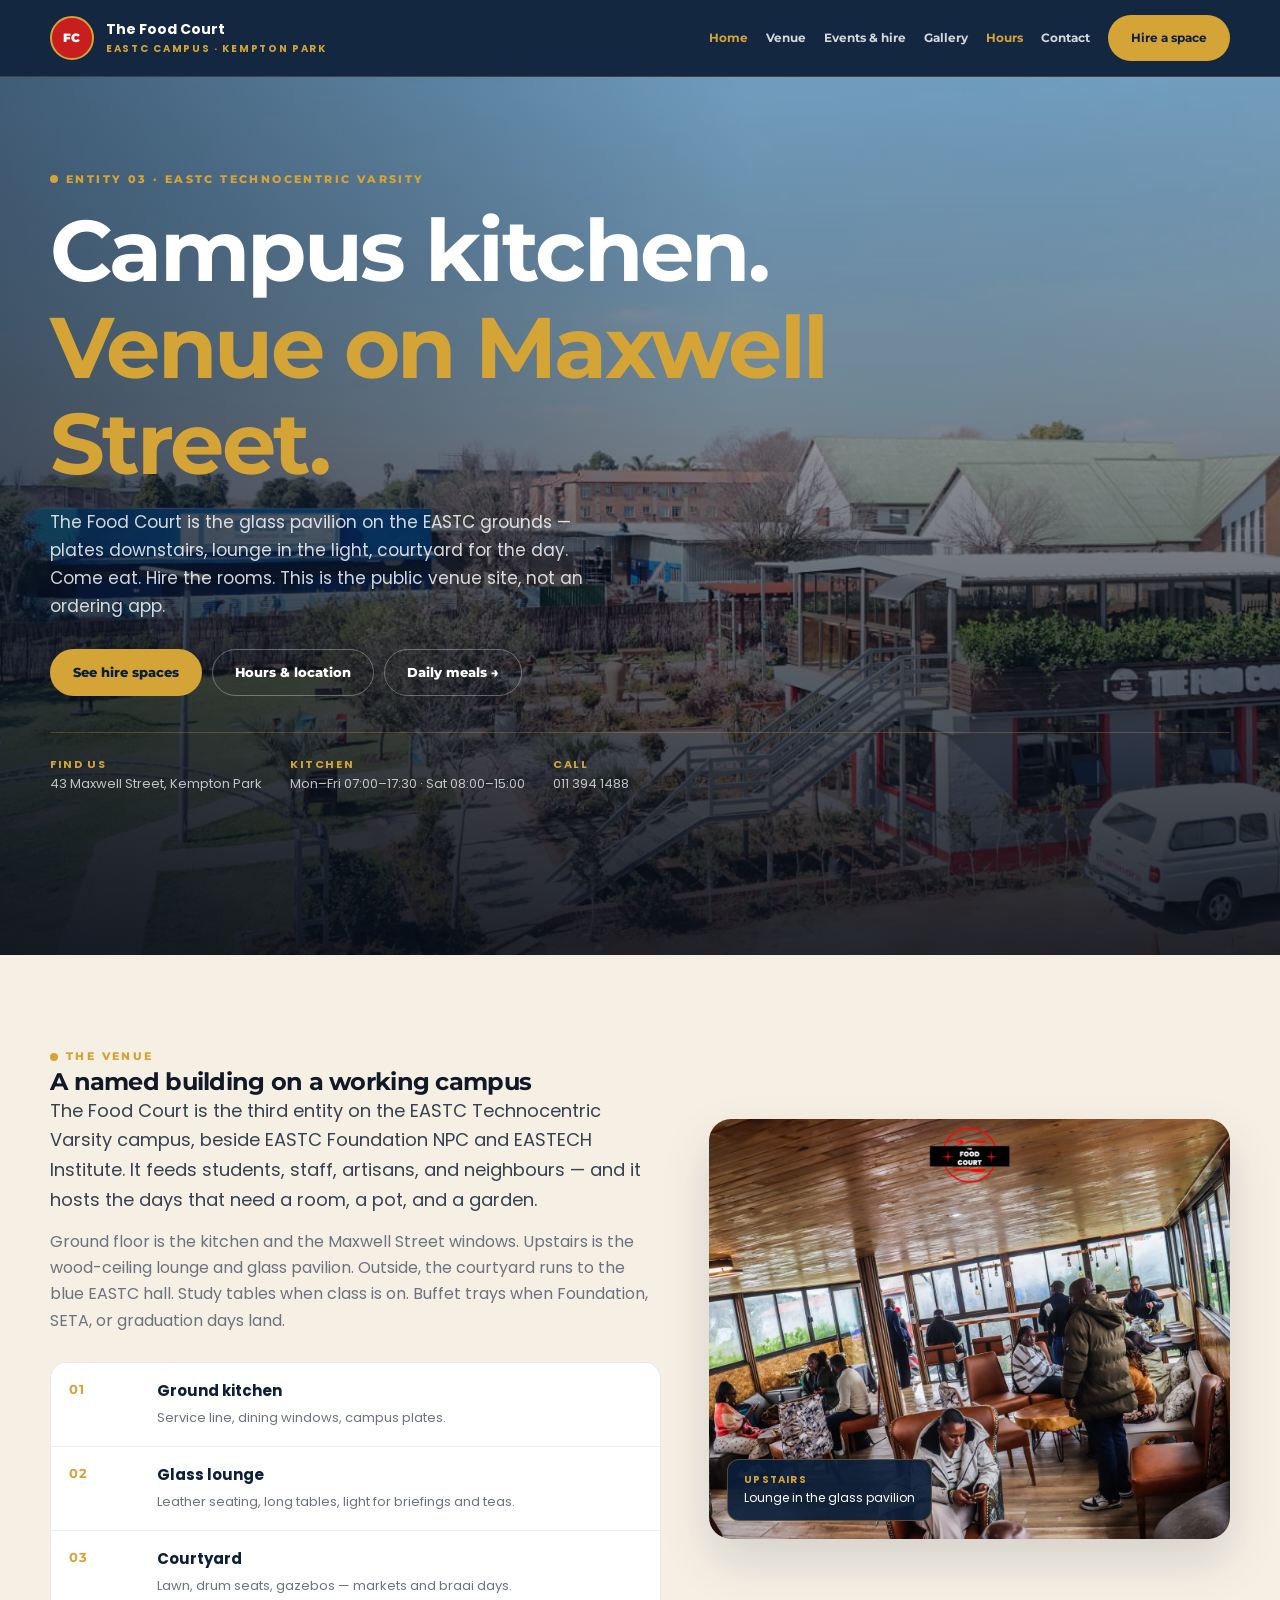
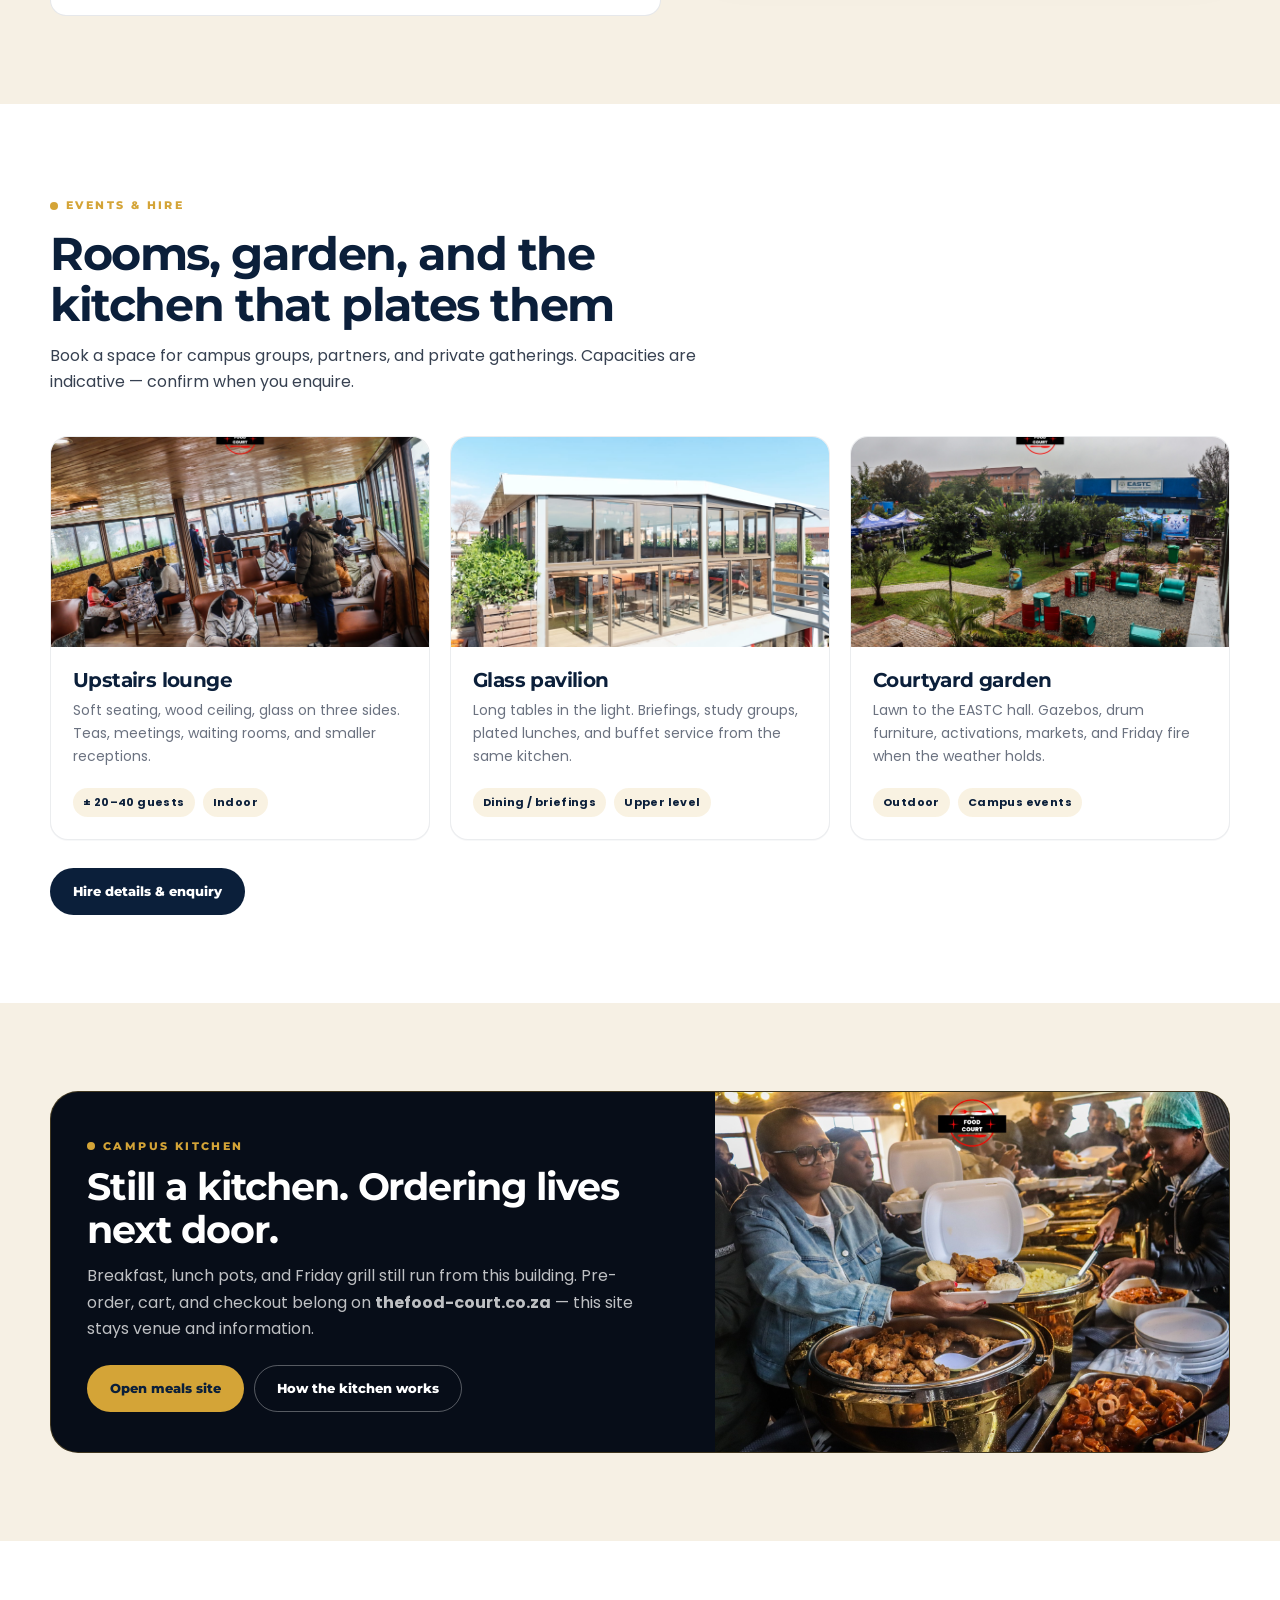
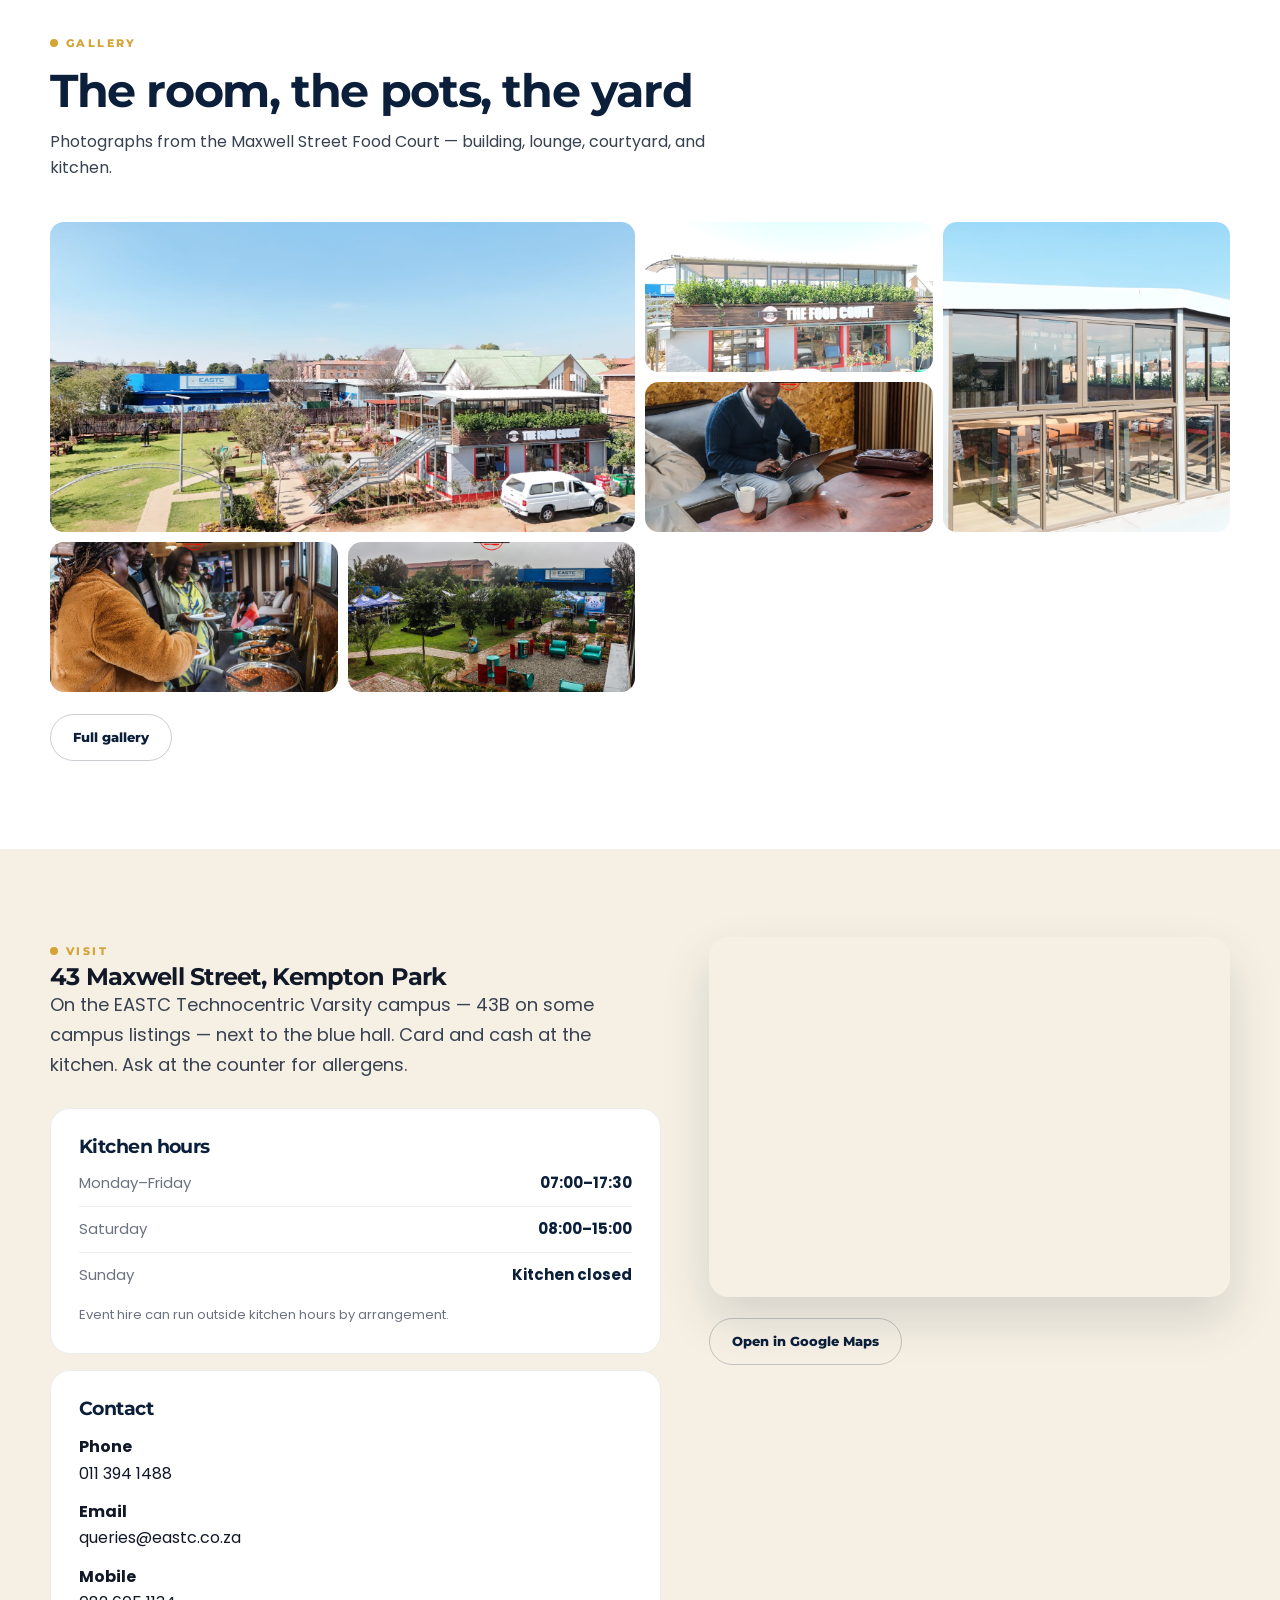
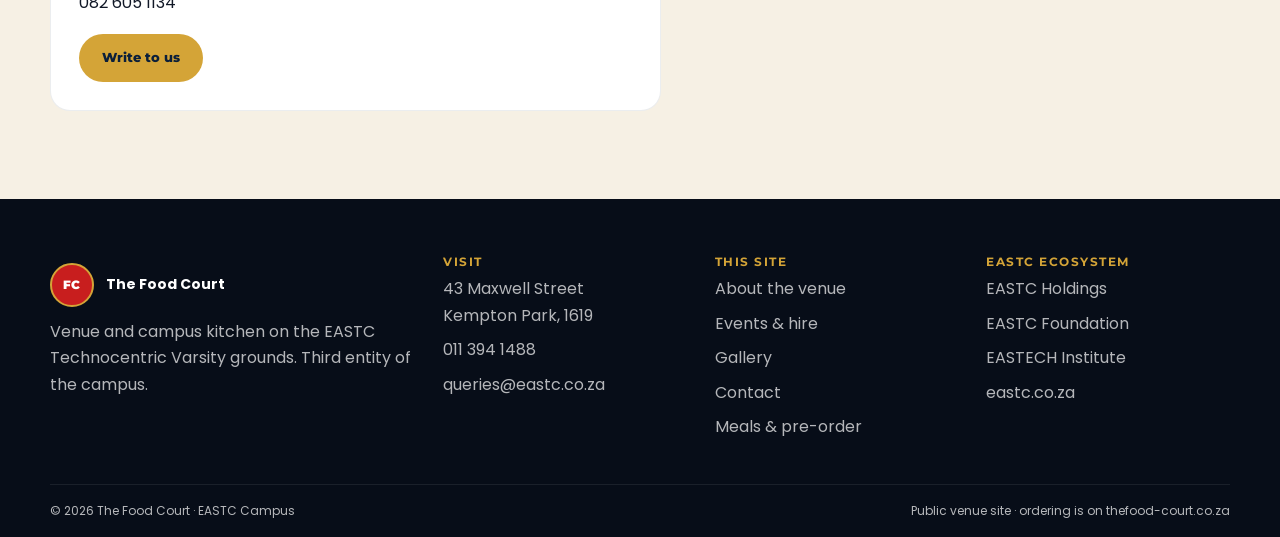
<file: index.html>
<!DOCTYPE html>
<html lang="en">
<head>
  <meta charset="UTF-8">
  <meta name="viewport" content="width=device-width, initial-scale=1.0">
  <title>The Food Court | EASTC Campus venue &amp; events</title>
  <meta name="description" content="The Food Court is the EASTC campus venue on Maxwell Street, Kempton Park — kitchen, glass lounge, and courtyard for meals, gatherings, and hire.">
  <link rel="canonical" href="https://eastechfoodcourt.co.za/">
  <meta property="og:title" content="The Food Court | EASTC Campus venue &amp; events">
  <meta property="og:description" content="Campus kitchen, glass lounge, and courtyard at 43 Maxwell Street, Kempton Park. Venue information and space hire — not an ordering app.">
  <meta property="og:type" content="website">
  <meta property="og:url" content="https://eastechfoodcourt.co.za/">
  <meta property="og:image" content="https://eastechfoodcourt.co.za/assets/img/campus.jpg">
  <meta name="theme-color" content="#0B1F3A">
  <link rel="icon" href="assets/img/favicon.svg" type="image/svg+xml">
  <link rel="preconnect" href="https://fonts.googleapis.com">
  <link rel="preconnect" href="https://fonts.gstatic.com" crossorigin>
  <link href="https://fonts.googleapis.com/css2?family=Montserrat:wght@600;700;800;900&family=Poppins:wght@400;500;600;700&display=swap" rel="stylesheet">
  <link rel="stylesheet" href="assets/css/venue.css">
  <script type="application/ld+json">
  {
    "@context": "https://schema.org",
    "@type": ["FoodEstablishment", "EventVenue"],
    "name": "The Food Court",
    "description": "EASTC campus kitchen and events venue in Kempton Park.",
    "url": "https://eastechfoodcourt.co.za/",
    "telephone": "+27113941488",
    "email": "queries@eastc.co.za",
    "address": {
      "@type": "PostalAddress",
      "streetAddress": "43 Maxwell Street",
      "addressLocality": "Kempton Park",
      "postalCode": "1619",
      "addressCountry": "ZA"
    },
    "openingHoursSpecification": [
      { "@type": "OpeningHoursSpecification", "dayOfWeek": ["Monday","Tuesday","Wednesday","Thursday","Friday"], "opens": "07:00", "closes": "17:30" },
      { "@type": "OpeningHoursSpecification", "dayOfWeek": "Saturday", "opens": "08:00", "closes": "15:00" }
    ],
    "parentOrganization": { "@type": "Organization", "name": "EASTC Holdings", "url": "https://eastech.co.za/" }
  }
  </script>
</head>
<body>
<a class="skip" href="#main">Skip to content</a>

<header class="nav">
  <div class="wrap nav-inner">
    <a class="brand" href="index.html">
      <div class="mark">FC</div>
      <div>
        <strong>The Food Court</strong>
        <small>EASTC Campus · Kempton Park</small>
      </div>
    </a>
    <button class="menu-btn" aria-label="Open menu" aria-expanded="false">☰</button>
    <nav class="nav-links" aria-label="Primary">
      <a href="index.html">Home</a>
      <a href="about.html">Venue</a>
      <a href="events.html">Events &amp; hire</a>
      <a href="gallery.html">Gallery</a>
      <a href="index.html#visit">Hours</a>
      <a href="contact.html">Contact</a>
      <a class="btn btn-gold" href="events.html">Hire a space</a>
    </nav>
  </div>
</header>

<main id="main">
  <section class="hero">
    <div class="hero-bg" style="background-image:url('assets/img/campus.jpg')" role="img" aria-label="The Food Court pavilion on the EASTC campus"></div>
    <div class="wrap hero-content">
      <div class="eyebrow">Entity 03 · EASTC Technocentric Varsity</div>
      <h1>Campus kitchen.<br><em>Venue on Maxwell Street.</em></h1>
      <p>The Food Court is the glass pavilion on the EASTC grounds — plates downstairs, lounge in the light, courtyard for the day. Come eat. Hire the rooms. This is the public venue site, not an ordering app.</p>
      <div class="hero-actions">
        <a class="btn btn-gold" href="events.html">See hire spaces</a>
        <a class="btn btn-ghost" href="#visit">Hours &amp; location</a>
        <a class="btn btn-ghost" href="https://thefood-court.co.za/" rel="noopener">Daily meals →</a>
      </div>
      <div class="hero-meta">
        <div><strong>Find us</strong>43 Maxwell Street, Kempton Park</div>
        <div><strong>Kitchen</strong>Mon–Fri 07:00–17:30 · Sat 08:00–15:00</div>
        <div><strong>Call</strong><a href="tel:+27113941488">011 394 1488</a></div>
      </div>
    </div>
  </section>

  <section id="about">
    <div class="wrap grid-2">
      <div>
        <div class="eyebrow">The venue</div>
        <h2>A named building on a working campus</h2>
        <p class="lede">The Food Court is the third entity on the EASTC Technocentric Varsity campus, beside EASTC Foundation NPC and EASTECH Institute. It feeds students, staff, artisans, and neighbours — and it hosts the days that need a room, a pot, and a garden.</p>
        <p>Ground floor is the kitchen and the Maxwell Street windows. Upstairs is the wood-ceiling lounge and glass pavilion. Outside, the courtyard runs to the blue EASTC hall. Study tables when class is on. Buffet trays when Foundation, SETA, or graduation days land.</p>
        <div class="levels" aria-label="Venue levels">
          <div class="level"><b>01</b><div><strong>Ground kitchen</strong><span>Service line, dining windows, campus plates.</span></div></div>
          <div class="level"><b>02</b><div><strong>Glass lounge</strong><span>Leather seating, long tables, light for briefings and teas.</span></div></div>
          <div class="level"><b>03</b><div><strong>Courtyard</strong><span>Lawn, drum seats, gazebos — markets and braai days.</span></div></div>
        </div>
      </div>
      <div class="photo-stack">
        <img class="photo" src="assets/img/lounge.jpg" alt="Upstairs lounge with leather seating and glass walls">
        <div class="photo-chip"><strong>Upstairs</strong>Lounge in the glass pavilion</div>
      </div>
    </div>
  </section>

  <section id="spaces" class="paper">
    <div class="wrap">
      <div class="section-head">
        <div class="eyebrow">Events &amp; hire</div>
        <h2>Rooms, garden, and the kitchen that plates them</h2>
        <p>Book a space for campus groups, partners, and private gatherings. Capacities are indicative — confirm when you enquire.</p>
      </div>
      <div class="grid-3">
        <article class="space">
          <img src="assets/img/lounge.jpg" alt="Food Court lounge">
          <div class="space-body">
            <h3>Upstairs lounge</h3>
            <p>Soft seating, wood ceiling, glass on three sides. Teas, meetings, waiting rooms, and smaller receptions.</p>
            <div class="pills"><span class="pill">± 20–40 guests</span><span class="pill">Indoor</span></div>
          </div>
        </article>
        <article class="space">
          <img src="assets/img/glass.jpg" alt="Glass pavilion dining room">
          <div class="space-body">
            <h3>Glass pavilion</h3>
            <p>Long tables in the light. Briefings, study groups, plated lunches, and buffet service from the same kitchen.</p>
            <div class="pills"><span class="pill">Dining / briefings</span><span class="pill">Upper level</span></div>
          </div>
        </article>
        <article class="space">
          <img src="assets/img/courtyard.jpg" alt="Campus courtyard garden">
          <div class="space-body">
            <h3>Courtyard garden</h3>
            <p>Lawn to the EASTC hall. Gazebos, drum furniture, activations, markets, and Friday fire when the weather holds.</p>
            <div class="pills"><span class="pill">Outdoor</span><span class="pill">Campus events</span></div>
          </div>
        </article>
      </div>
      <p style="margin-top:28px"><a class="btn btn-navy" href="events.html">Hire details &amp; enquiry</a></p>
    </div>
  </section>

  <section>
    <div class="wrap">
      <div class="kitchen-panel">
        <div class="kitchen-copy">
          <div class="eyebrow">Campus kitchen</div>
          <h2>Still a kitchen. Ordering lives next door.</h2>
          <p>Breakfast, lunch pots, and Friday grill still run from this building. Pre-order, cart, and checkout belong on <strong>thefood-court.co.za</strong> — this site stays venue and information.</p>
          <div class="hero-actions">
            <a class="btn btn-gold" href="https://thefood-court.co.za/" rel="noopener">Open meals site</a>
            <a class="btn btn-ghost" href="meals.html">How the kitchen works</a>
          </div>
        </div>
        <img src="assets/img/serve.jpg" alt="Buffet service at The Food Court">
      </div>
    </div>
  </section>

  <section id="gallery" class="paper">
    <div class="wrap">
      <div class="section-head">
        <div class="eyebrow">Gallery</div>
        <h2>The room, the pots, the yard</h2>
        <p>Photographs from the Maxwell Street Food Court — building, lounge, courtyard, and kitchen.</p>
      </div>
      <div class="gallery-grid" data-gallery>
        <a class="wide" href="assets/img/campus.jpg"><img src="assets/img/campus.jpg" alt="Campus overview with The Food Court pavilion"></a>
        <a href="assets/img/exterior.jpg"><img src="assets/img/exterior.jpg" alt="Food Court exterior signage"></a>
        <a class="tall" href="assets/img/glass.jpg"><img src="assets/img/glass.jpg" alt="Glass pavilion"></a>
        <a href="assets/img/guest.jpg"><img src="assets/img/guest.jpg" alt="Guest working in the lounge"></a>
        <a href="assets/img/buffet.jpg"><img src="assets/img/buffet.jpg" alt="Buffet line in the lounge"></a>
        <a href="assets/img/courtyard.jpg"><img src="assets/img/courtyard.jpg" alt="Courtyard garden"></a>
      </div>
      <p style="margin-top:22px"><a class="btn btn-outline" href="gallery.html">Full gallery</a></p>
    </div>
  </section>

  <section id="visit">
    <div class="wrap grid-2 split-top">
      <div>
        <div class="eyebrow">Visit</div>
        <h2>43 Maxwell Street, Kempton Park</h2>
        <p class="lede">On the EASTC Technocentric Varsity campus — 43B on some campus listings — next to the blue hall. Card and cash at the kitchen. Ask at the counter for allergens.</p>
        <div style="display:grid;gap:16px;margin-top:28px">
          <div class="hours-card">
            <h3 style="color:var(--navy);margin-bottom:14px">Kitchen hours</h3>
            <ul class="hours">
              <li><span>Monday–Friday</span><b>07:00–17:30</b></li>
              <li><span>Saturday</span><b>08:00–15:00</b></li>
              <li><span>Sunday</span><b>Kitchen closed</b></li>
            </ul>
            <p style="margin-top:16px;color:var(--muted);font-size:13px">Event hire can run outside kitchen hours by arrangement.</p>
          </div>
          <div class="visit-card">
            <h3 style="color:var(--navy);margin-bottom:14px">Contact</h3>
            <p><a href="tel:+27113941488"><strong>Phone</strong><br>011 394 1488</a></p>
            <p style="margin-top:12px"><a href="mailto:queries@eastc.co.za"><strong>Email</strong><br>queries@eastc.co.za</a></p>
            <p style="margin-top:12px"><a href="tel:+27826051134"><strong>Mobile</strong><br>082 605 1134</a></p>
            <p style="margin-top:18px"><a class="btn btn-gold" href="contact.html">Write to us</a></p>
          </div>
        </div>
      </div>
      <div>
        <iframe class="map" title="Map of 43 Maxwell Street, Kempton Park" loading="lazy" referrerpolicy="no-referrer-when-downgrade" src="https://maps.google.com/maps?q=43%20Maxwell%20Street%20Kempton%20Park&amp;z=16&amp;output=embed"></iframe>
        <p style="margin-top:12px"><a class="btn btn-outline" href="https://maps.google.com/?q=43+Maxwell+Street,+Kempton+Park" rel="noopener">Open in Google Maps</a></p>
      </div>
    </div>
  </section>
</main>

<footer>
  <div class="wrap foot">
    <div>
      <a class="brand" href="index.html"><div class="mark">FC</div><strong>The Food Court</strong></a>
      <p style="margin-top:12px">Venue and campus kitchen on the EASTC Technocentric Varsity grounds. Third entity of the campus.</p>
    </div>
    <div>
      <h3>Visit</h3>
      <p>43 Maxwell Street<br>Kempton Park, 1619</p>
      <a href="tel:+27113941488">011 394 1488</a>
      <a href="mailto:queries@eastc.co.za">queries@eastc.co.za</a>
    </div>
    <div>
      <h3>This site</h3>
      <a href="about.html">About the venue</a>
      <a href="events.html">Events &amp; hire</a>
      <a href="gallery.html">Gallery</a>
      <a href="contact.html">Contact</a>
      <a href="https://thefood-court.co.za/" rel="noopener">Meals &amp; pre-order</a>
    </div>
    <div>
      <h3>EASTC ecosystem</h3>
      <a href="https://eastech.co.za/">EASTC Holdings</a>
      <a href="https://eastechfoundation.co.za/">EASTC Foundation</a>
      <a href="https://eastech-institute.co.za/">EASTECH Institute</a>
      <a href="https://eastc.co.za/">eastc.co.za</a>
    </div>
  </div>
  <div class="wrap legal">
    <span>&copy; <span data-year></span> The Food Court · EASTC Campus</span>
    <span>Public venue site · ordering is on thefood-court.co.za</span>
  </div>
</footer>

<div class="lightbox" data-lightbox role="dialog" aria-modal="true" aria-label="Photograph">
  <button type="button" data-close aria-label="Close">×</button>
  <img alt="">
</div>
<script src="assets/js/venue.js"></script>
</body>
</html>
</file>
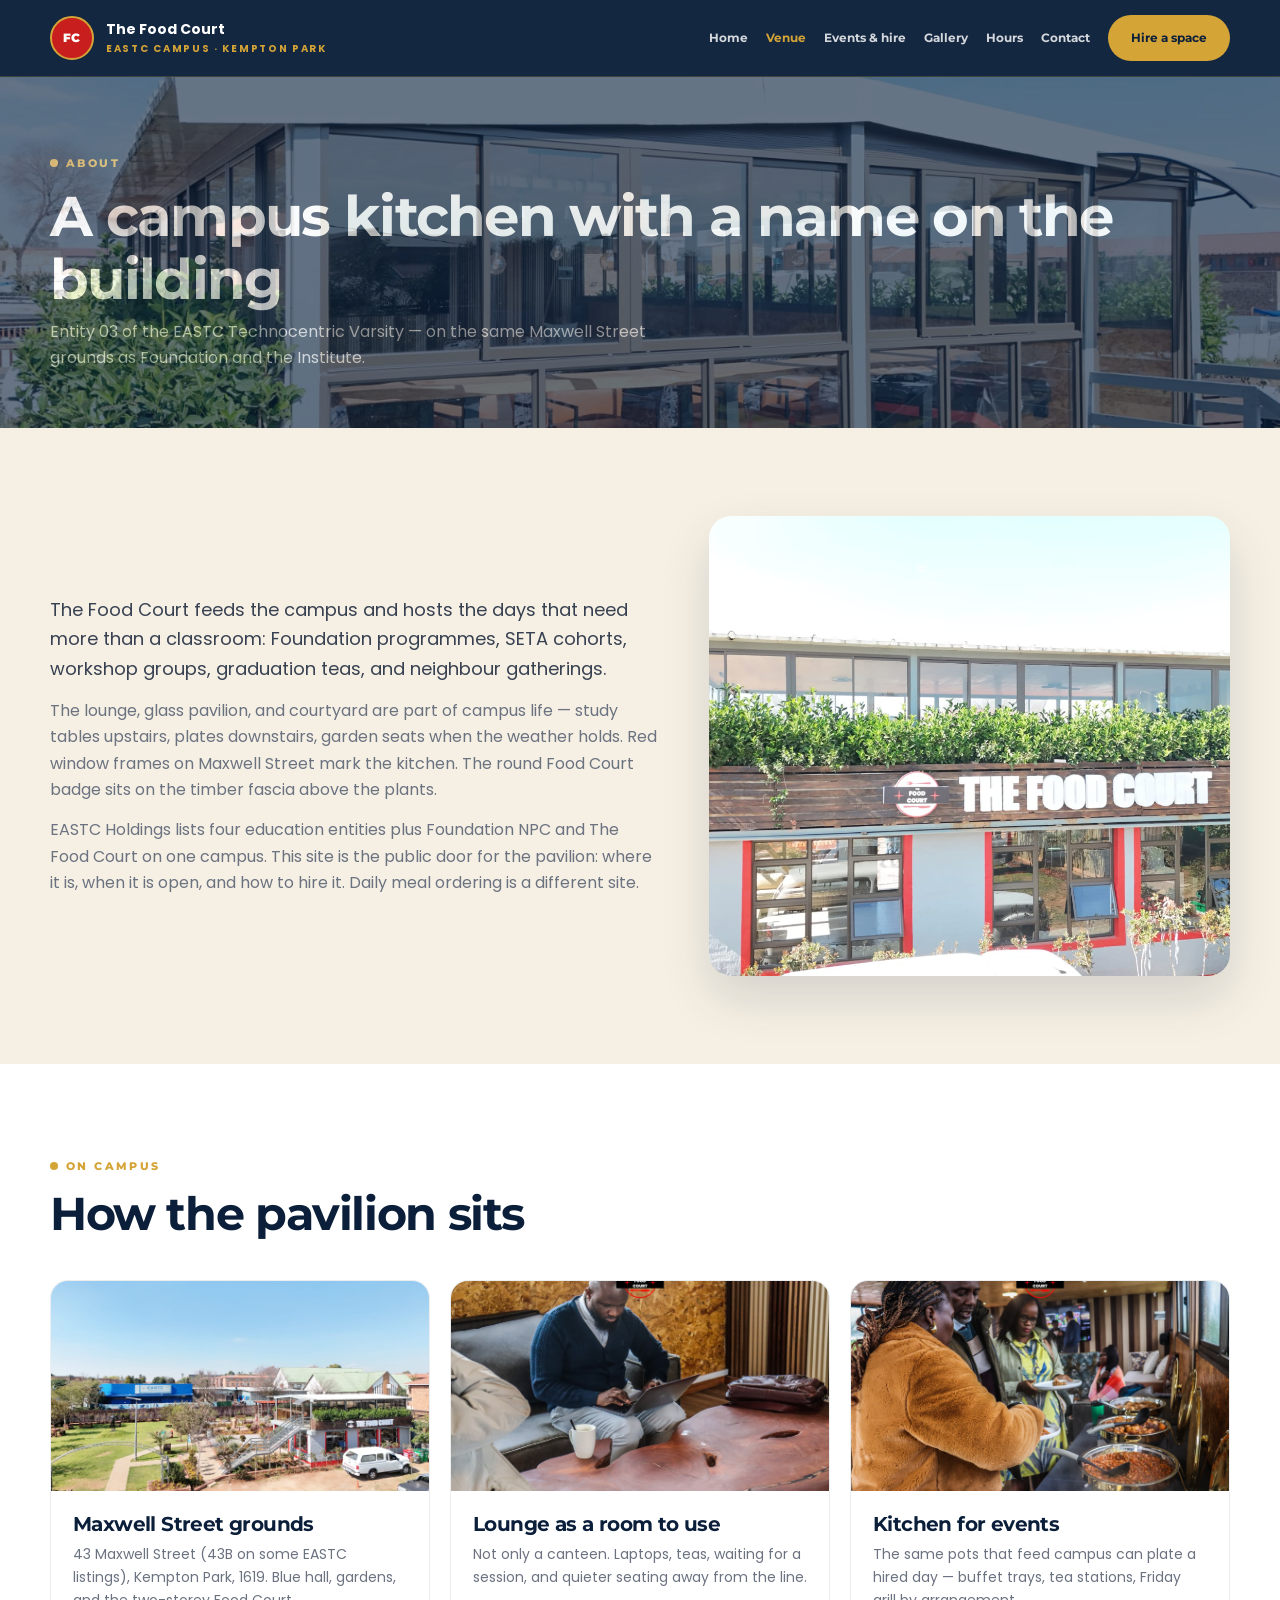
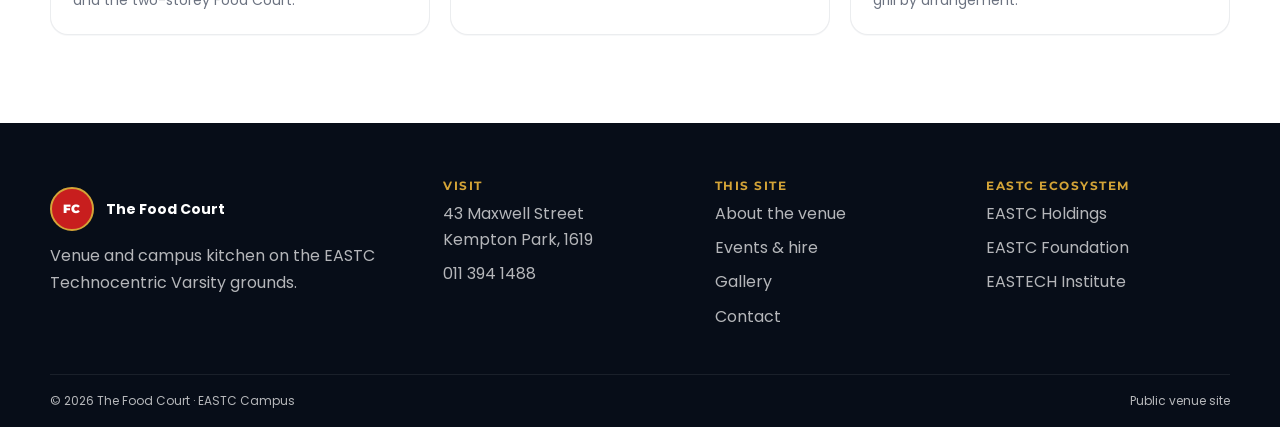
<file: about.html>
<!DOCTYPE html>
<html lang="en">
<head>
  <meta charset="UTF-8">
  <meta name="viewport" content="width=device-width, initial-scale=1.0">
  <title>About the venue | The Food Court EASTC</title>
  <meta name="description" content="The Food Court is the third EASTC campus entity — a kitchen, glass lounge, and courtyard at 43 Maxwell Street, Kempton Park.">
  <link rel="canonical" href="https://eastechfoodcourt.co.za/about.html">
  <link rel="icon" href="assets/img/favicon.svg" type="image/svg+xml">
  <link rel="preconnect" href="https://fonts.googleapis.com">
  <link rel="preconnect" href="https://fonts.gstatic.com" crossorigin>
  <link href="https://fonts.googleapis.com/css2?family=Montserrat:wght@600;700;800;900&family=Poppins:wght@400;500;600;700&display=swap" rel="stylesheet">
  <link rel="stylesheet" href="assets/css/venue.css">
</head>
<body>
<a class="skip" href="#main">Skip to content</a>
<header class="nav">
  <div class="wrap nav-inner">
    <a class="brand" href="index.html">
      <div class="mark">FC</div>
      <div><strong>The Food Court</strong><small>EASTC Campus · Kempton Park</small></div>
    </a>
    <button class="menu-btn" aria-label="Open menu" aria-expanded="false">☰</button>
    <nav class="nav-links" aria-label="Primary">
      <a href="index.html">Home</a>
      <a href="about.html">Venue</a>
      <a href="events.html">Events &amp; hire</a>
      <a href="gallery.html">Gallery</a>
      <a href="index.html#visit">Hours</a>
      <a href="contact.html">Contact</a>
      <a class="btn btn-gold" href="events.html">Hire a space</a>
    </nav>
  </div>
</header>

<main id="main">
  <section class="page-hero media">
    <div class="hero-bg" style="background-image:url('assets/img/glass.jpg')"></div>
    <div class="wrap">
      <div class="eyebrow">About</div>
      <h1>A campus kitchen with a name on the building</h1>
      <p>Entity 03 of the EASTC Technocentric Varsity — on the same Maxwell Street grounds as Foundation and the Institute.</p>
    </div>
  </section>

  <section>
    <div class="wrap grid-2">
      <div>
        <p class="lede">The Food Court feeds the campus and hosts the days that need more than a classroom: Foundation programmes, SETA cohorts, workshop groups, graduation teas, and neighbour gatherings.</p>
        <p>The lounge, glass pavilion, and courtyard are part of campus life — study tables upstairs, plates downstairs, garden seats when the weather holds. Red window frames on Maxwell Street mark the kitchen. The round Food Court badge sits on the timber fascia above the plants.</p>
        <p style="margin-top:14px;color:var(--muted)">EASTC Holdings lists four education entities plus Foundation NPC and The Food Court on one campus. This site is the public door for the pavilion: where it is, when it is open, and how to hire it. Daily meal ordering is a different site.</p>
      </div>
      <img class="photo" src="assets/img/exterior.jpg" alt="The Food Court exterior with signage and planter boxes">
    </div>
  </section>

  <section class="paper">
    <div class="wrap">
      <div class="section-head">
        <div class="eyebrow">On campus</div>
        <h2>How the pavilion sits</h2>
      </div>
      <div class="grid-3">
        <article class="space"><img src="assets/img/campus.jpg" alt="Campus with Food Court and EASTC hall"><div class="space-body"><h3>Maxwell Street grounds</h3><p>43 Maxwell Street (43B on some EASTC listings), Kempton Park, 1619. Blue hall, gardens, and the two-storey Food Court.</p></div></article>
        <article class="space"><img src="assets/img/guest.jpg" alt="Someone working in the lounge"><div class="space-body"><h3>Lounge as a room to use</h3><p>Not only a canteen. Laptops, teas, waiting for a session, and quieter seating away from the line.</p></div></article>
        <article class="space"><img src="assets/img/buffet.jpg" alt="Guests at a buffet"><div class="space-body"><h3>Kitchen for events</h3><p>The same pots that feed campus can plate a hired day — buffet trays, tea stations, Friday grill by arrangement.</p></div></article>
      </div>
    </div>
  </section>
</main>

<footer>
  <div class="wrap foot">
    <div>
      <a class="brand" href="index.html"><div class="mark">FC</div><strong>The Food Court</strong></a>
      <p style="margin-top:12px">Venue and campus kitchen on the EASTC Technocentric Varsity grounds.</p>
    </div>
    <div>
      <h3>Visit</h3>
      <p>43 Maxwell Street<br>Kempton Park, 1619</p>
      <a href="tel:+27113941488">011 394 1488</a>
    </div>
    <div>
      <h3>This site</h3>
      <a href="about.html">About the venue</a>
      <a href="events.html">Events &amp; hire</a>
      <a href="gallery.html">Gallery</a>
      <a href="contact.html">Contact</a>
    </div>
    <div>
      <h3>EASTC ecosystem</h3>
      <a href="https://eastech.co.za/">EASTC Holdings</a>
      <a href="https://eastechfoundation.co.za/">EASTC Foundation</a>
      <a href="https://eastech-institute.co.za/">EASTECH Institute</a>
    </div>
  </div>
  <div class="wrap legal"><span>&copy; <span data-year></span> The Food Court · EASTC Campus</span><span>Public venue site</span></div>
</footer>
<script src="assets/js/venue.js"></script>
</body>
</html>
</file>
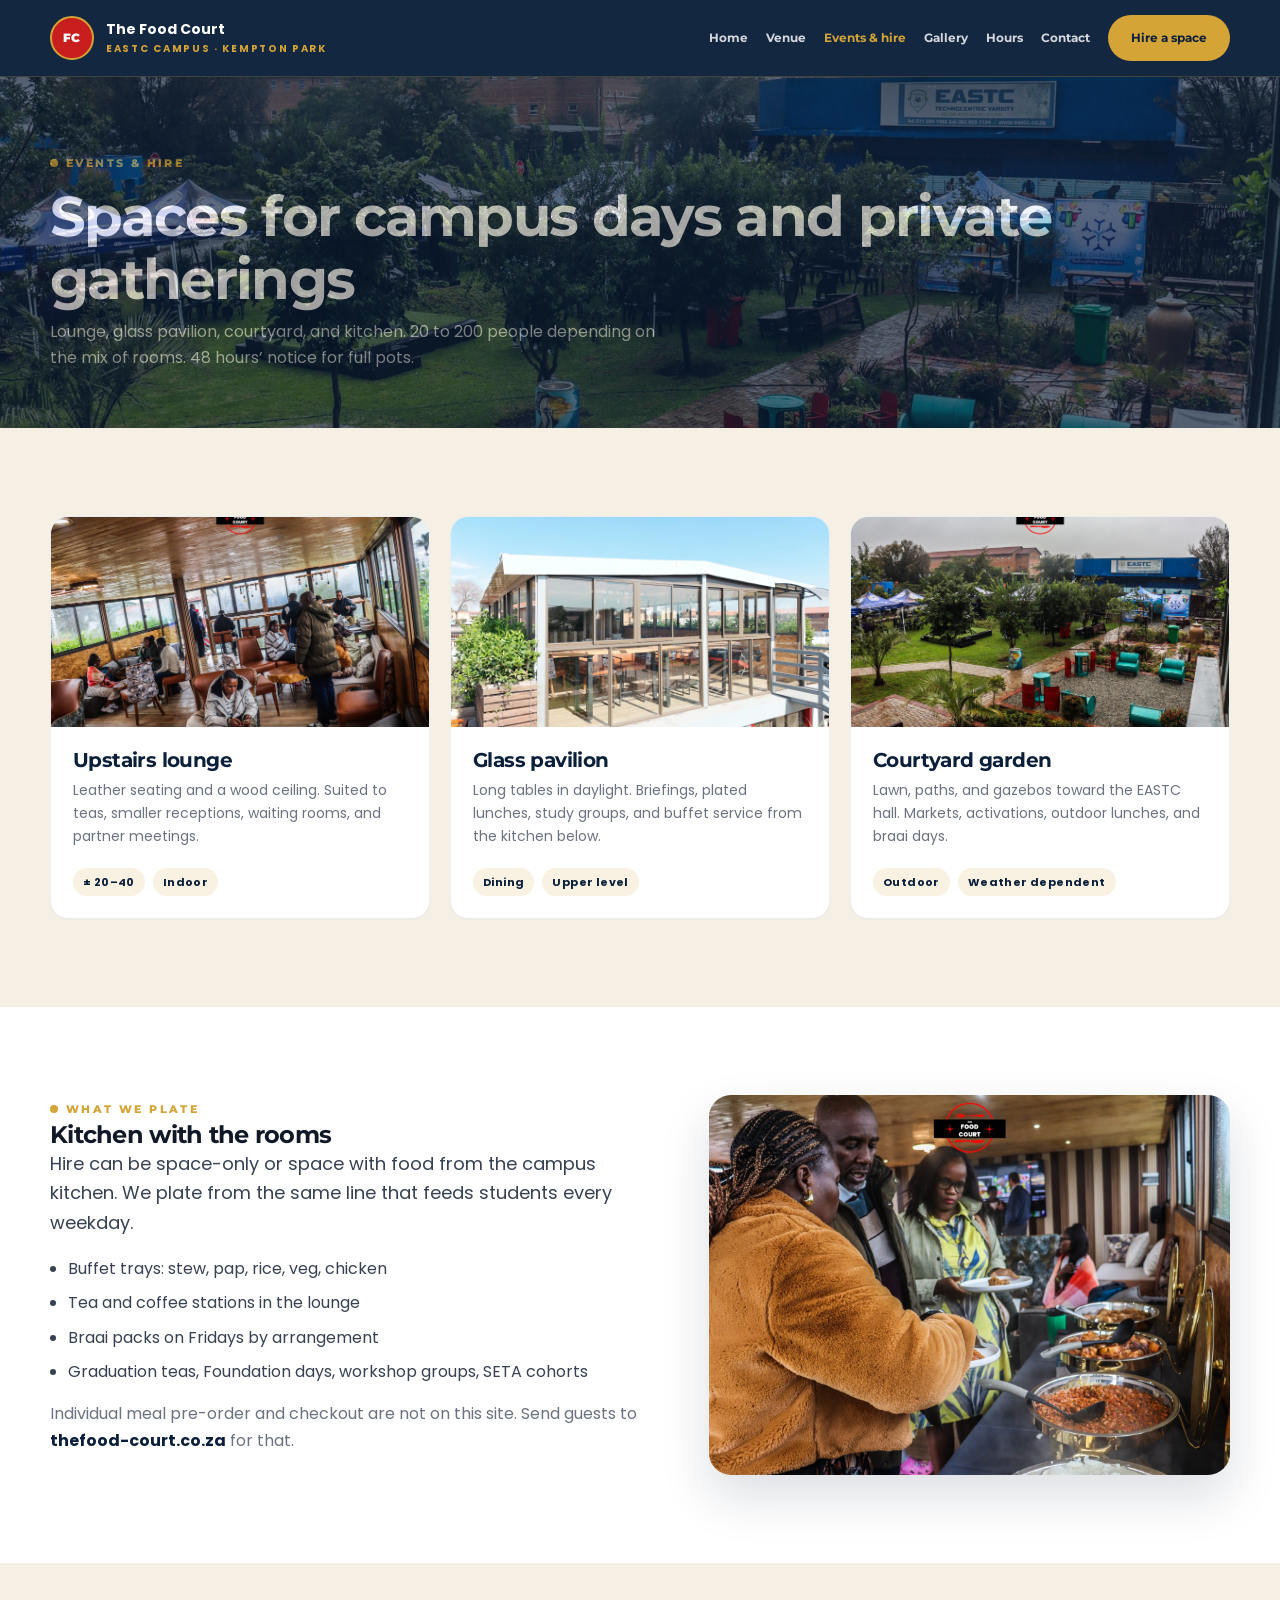
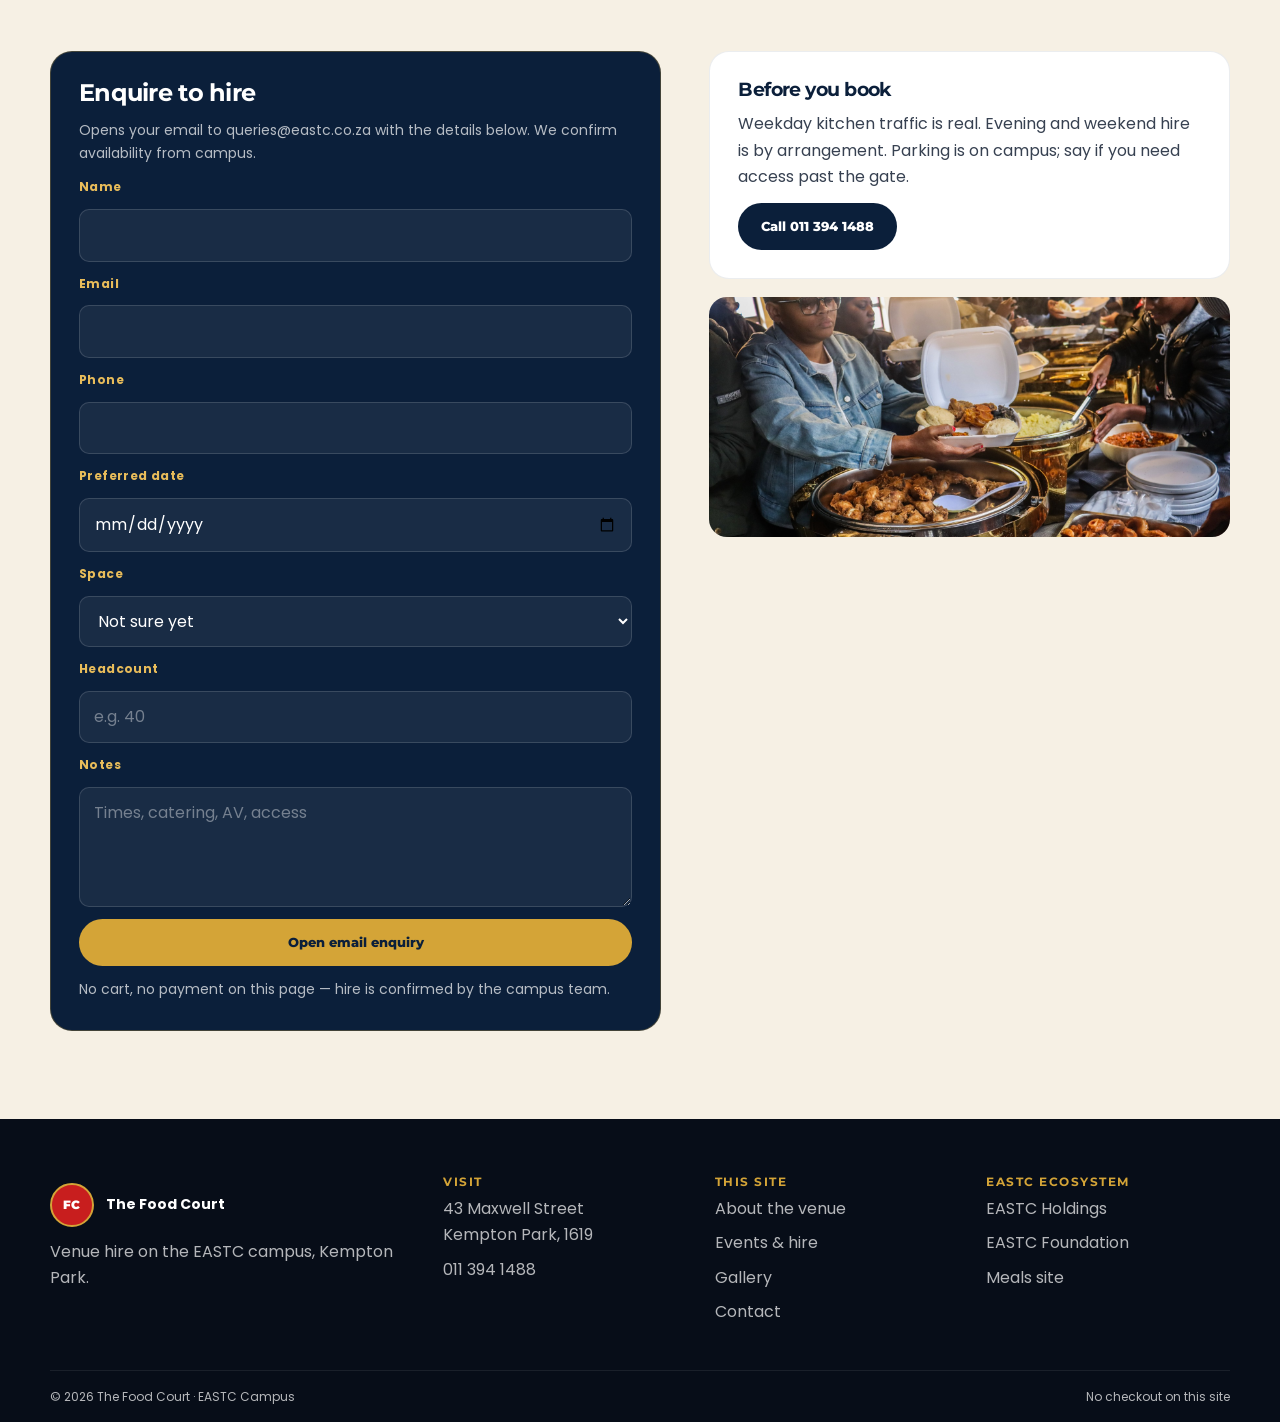
<file: catering.html>
<!DOCTYPE html>
<html lang="en">
<head>
  <meta charset="UTF-8">
  <meta name="viewport" content="width=device-width, initial-scale=1.0">
  <title>Catering | The Food Court</title>
  <meta http-equiv="refresh" content="0; url=events.html">
  <link rel="canonical" href="https://eastechfoodcourt.co.za/events.html">
  <script>location.replace("events.html");</script>
</head>
<body>
  <p>Catering and space hire now live on the events page. <a href="events.html">Continue</a>.</p>
</body>
</html>
</file>
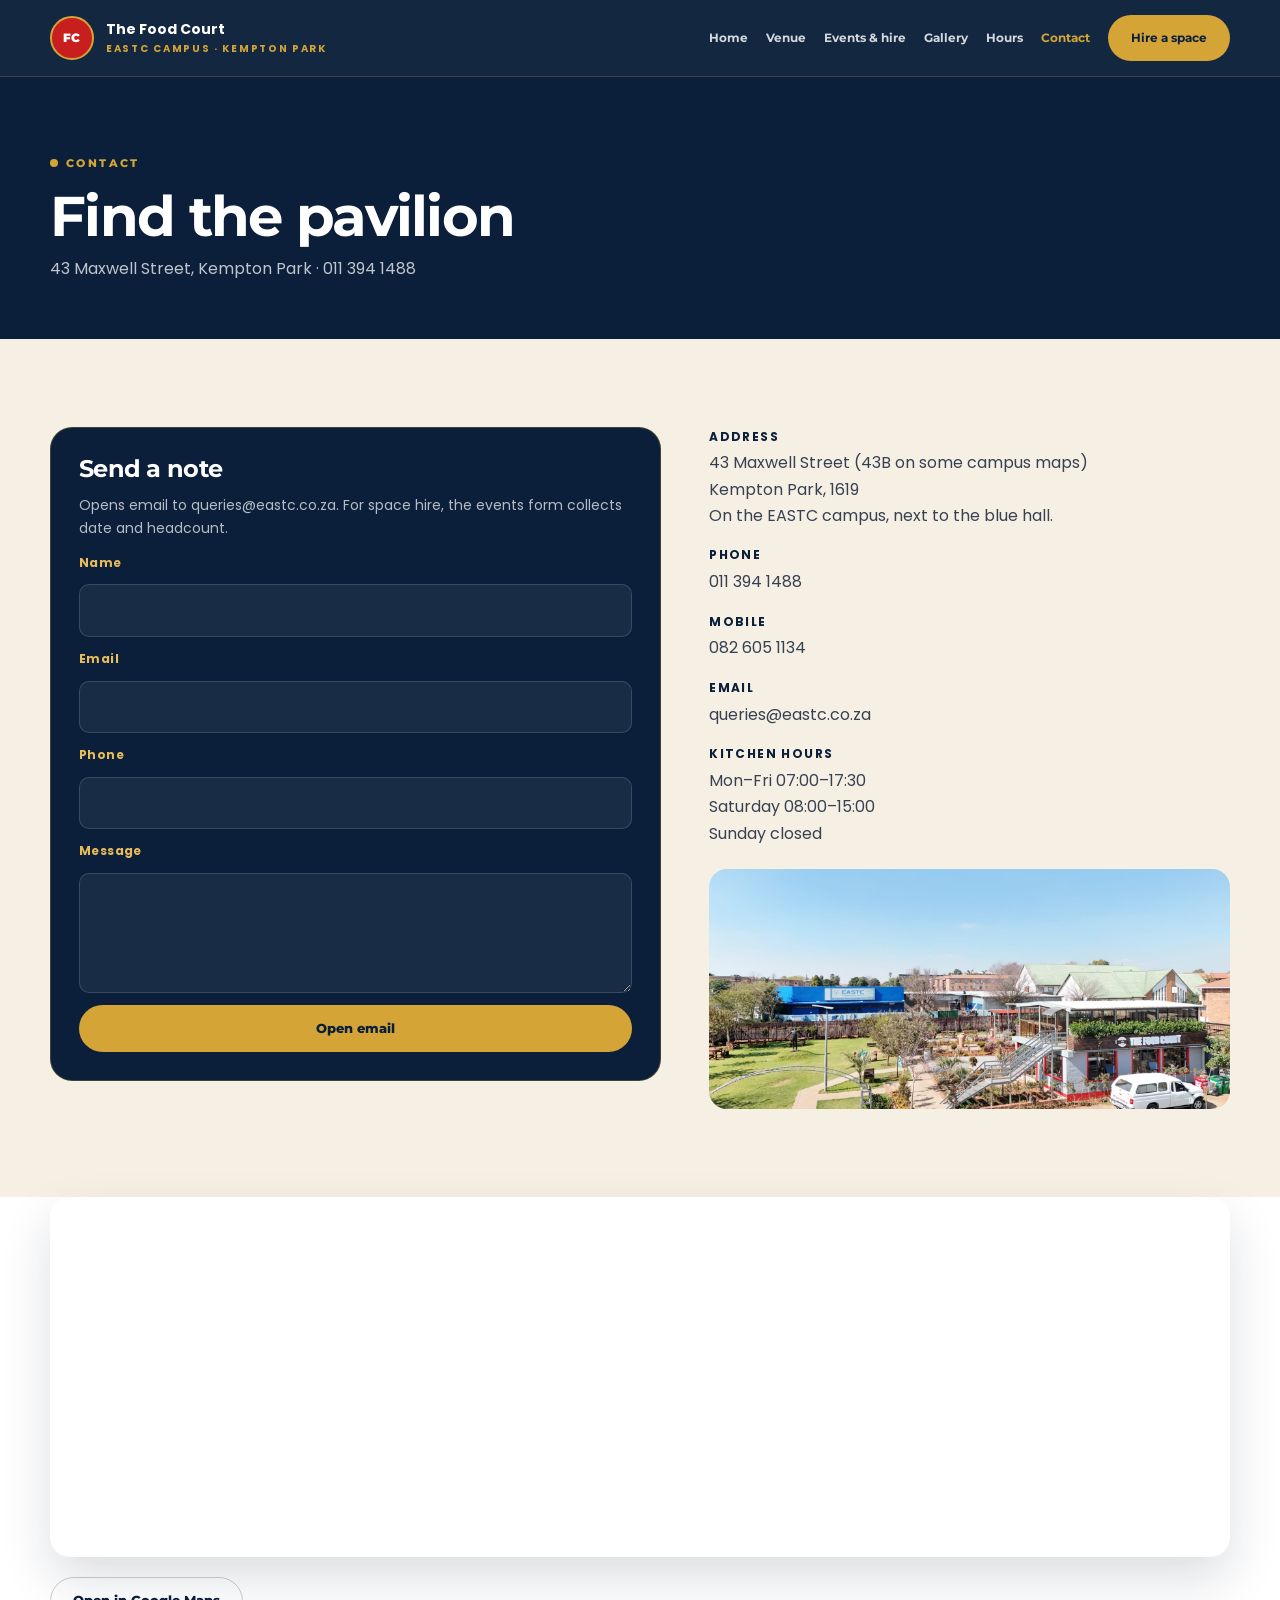
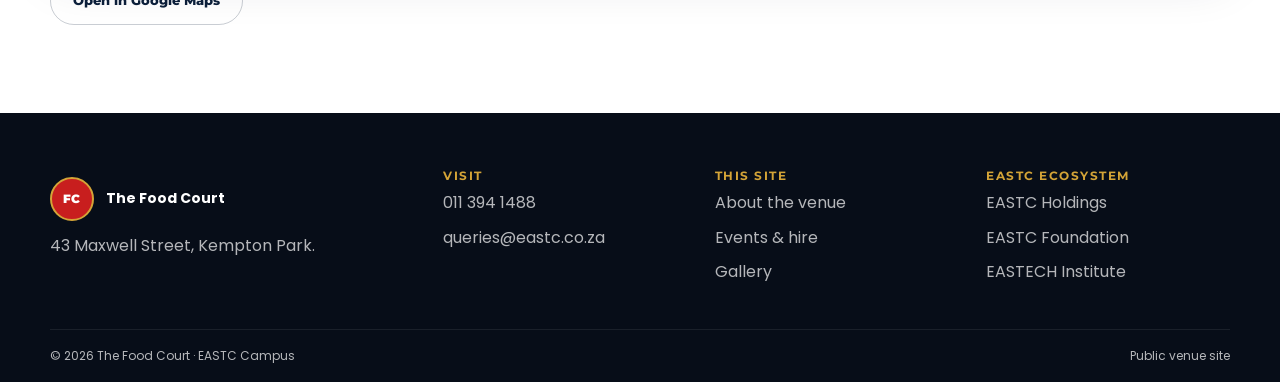
<file: contact.html>
<!DOCTYPE html>
<html lang="en">
<head>
  <meta charset="UTF-8">
  <meta name="viewport" content="width=device-width, initial-scale=1.0">
  <title>Contact | The Food Court EASTC</title>
  <meta name="description" content="Contact The Food Court at 43 Maxwell Street, Kempton Park — 011 394 1488, queries@eastc.co.za.">
  <link rel="canonical" href="https://eastechfoodcourt.co.za/contact.html">
  <link rel="icon" href="assets/img/favicon.svg" type="image/svg+xml">
  <link rel="preconnect" href="https://fonts.googleapis.com">
  <link rel="preconnect" href="https://fonts.gstatic.com" crossorigin>
  <link href="https://fonts.googleapis.com/css2?family=Montserrat:wght@600;700;800;900&family=Poppins:wght@400;500;600;700&display=swap" rel="stylesheet">
  <link rel="stylesheet" href="assets/css/venue.css">
</head>
<body>
<a class="skip" href="#main">Skip to content</a>
<header class="nav">
  <div class="wrap nav-inner">
    <a class="brand" href="index.html">
      <div class="mark">FC</div>
      <div><strong>The Food Court</strong><small>EASTC Campus · Kempton Park</small></div>
    </a>
    <button class="menu-btn" aria-label="Open menu" aria-expanded="false">☰</button>
    <nav class="nav-links" aria-label="Primary">
      <a href="index.html">Home</a>
      <a href="about.html">Venue</a>
      <a href="events.html">Events &amp; hire</a>
      <a href="gallery.html">Gallery</a>
      <a href="index.html#visit">Hours</a>
      <a href="contact.html">Contact</a>
      <a class="btn btn-gold" href="events.html">Hire a space</a>
    </nav>
  </div>
</header>

<main id="main">
  <section class="page-hero">
    <div class="wrap">
      <div class="eyebrow">Contact</div>
      <h1>Find the pavilion</h1>
      <p>43 Maxwell Street, Kempton Park · 011 394 1488</p>
    </div>
  </section>

  <section>
    <div class="wrap grid-2 split-top">
      <form class="board" data-enquiry>
        <h2>Send a note</h2>
        <p>Opens email to queries@eastc.co.za. For space hire, the events form collects date and headcount.</p>
        <label for="name">Name</label>
        <input id="name" name="name" required autocomplete="name">
        <label for="email">Email</label>
        <input id="email" name="email" type="email" required autocomplete="email">
        <label for="phone">Phone</label>
        <input id="phone" name="phone" type="tel" autocomplete="tel">
        <input type="hidden" name="space" value="General contact">
        <label for="message">Message</label>
        <textarea id="message" name="message" required></textarea>
        <button class="btn btn-gold" type="submit">Open email</button>
        <p class="success">If your mail app did not open, write to queries@eastc.co.za.</p>
      </form>
      <div>
        <div class="contact-list">
          <p><strong>Address</strong>43 Maxwell Street (43B on some campus maps)<br>Kempton Park, 1619<br>On the EASTC campus, next to the blue hall.</p>
          <p><a href="tel:+27113941488"><strong>Phone</strong>011 394 1488</a></p>
          <p><a href="tel:+27826051134"><strong>Mobile</strong>082 605 1134</a></p>
          <p><a href="mailto:queries@eastc.co.za"><strong>Email</strong>queries@eastc.co.za</a></p>
          <p><strong>Kitchen hours</strong>Mon–Fri 07:00–17:30<br>Saturday 08:00–15:00<br>Sunday closed</p>
        </div>
        <img src="assets/img/campus.jpg" alt="EASTC campus and Food Court" style="margin-top:22px;border-radius:18px;height:240px;width:100%;object-fit:cover">
      </div>
    </div>
  </section>

  <section class="paper" style="padding-top:0">
    <div class="wrap">
      <iframe class="map" title="Map of 43 Maxwell Street, Kempton Park" loading="lazy" referrerpolicy="no-referrer-when-downgrade" src="https://maps.google.com/maps?q=43%20Maxwell%20Street%20Kempton%20Park&amp;z=16&amp;output=embed"></iframe>
      <p style="margin-top:12px"><a class="btn btn-outline" href="https://maps.google.com/?q=43+Maxwell+Street,+Kempton+Park" rel="noopener">Open in Google Maps</a></p>
    </div>
  </section>
</main>

<footer>
  <div class="wrap foot">
    <div>
      <a class="brand" href="index.html"><div class="mark">FC</div><strong>The Food Court</strong></a>
      <p style="margin-top:12px">43 Maxwell Street, Kempton Park.</p>
    </div>
    <div>
      <h3>Visit</h3>
      <a href="tel:+27113941488">011 394 1488</a>
      <a href="mailto:queries@eastc.co.za">queries@eastc.co.za</a>
    </div>
    <div>
      <h3>This site</h3>
      <a href="about.html">About the venue</a>
      <a href="events.html">Events &amp; hire</a>
      <a href="gallery.html">Gallery</a>
    </div>
    <div>
      <h3>EASTC ecosystem</h3>
      <a href="https://eastech.co.za/">EASTC Holdings</a>
      <a href="https://eastechfoundation.co.za/">EASTC Foundation</a>
      <a href="https://eastech-institute.co.za/">EASTECH Institute</a>
    </div>
  </div>
  <div class="wrap legal"><span>&copy; <span data-year></span> The Food Court · EASTC Campus</span><span>Public venue site</span></div>
</footer>
<script src="assets/js/venue.js"></script>
</body>
</html>
</file>
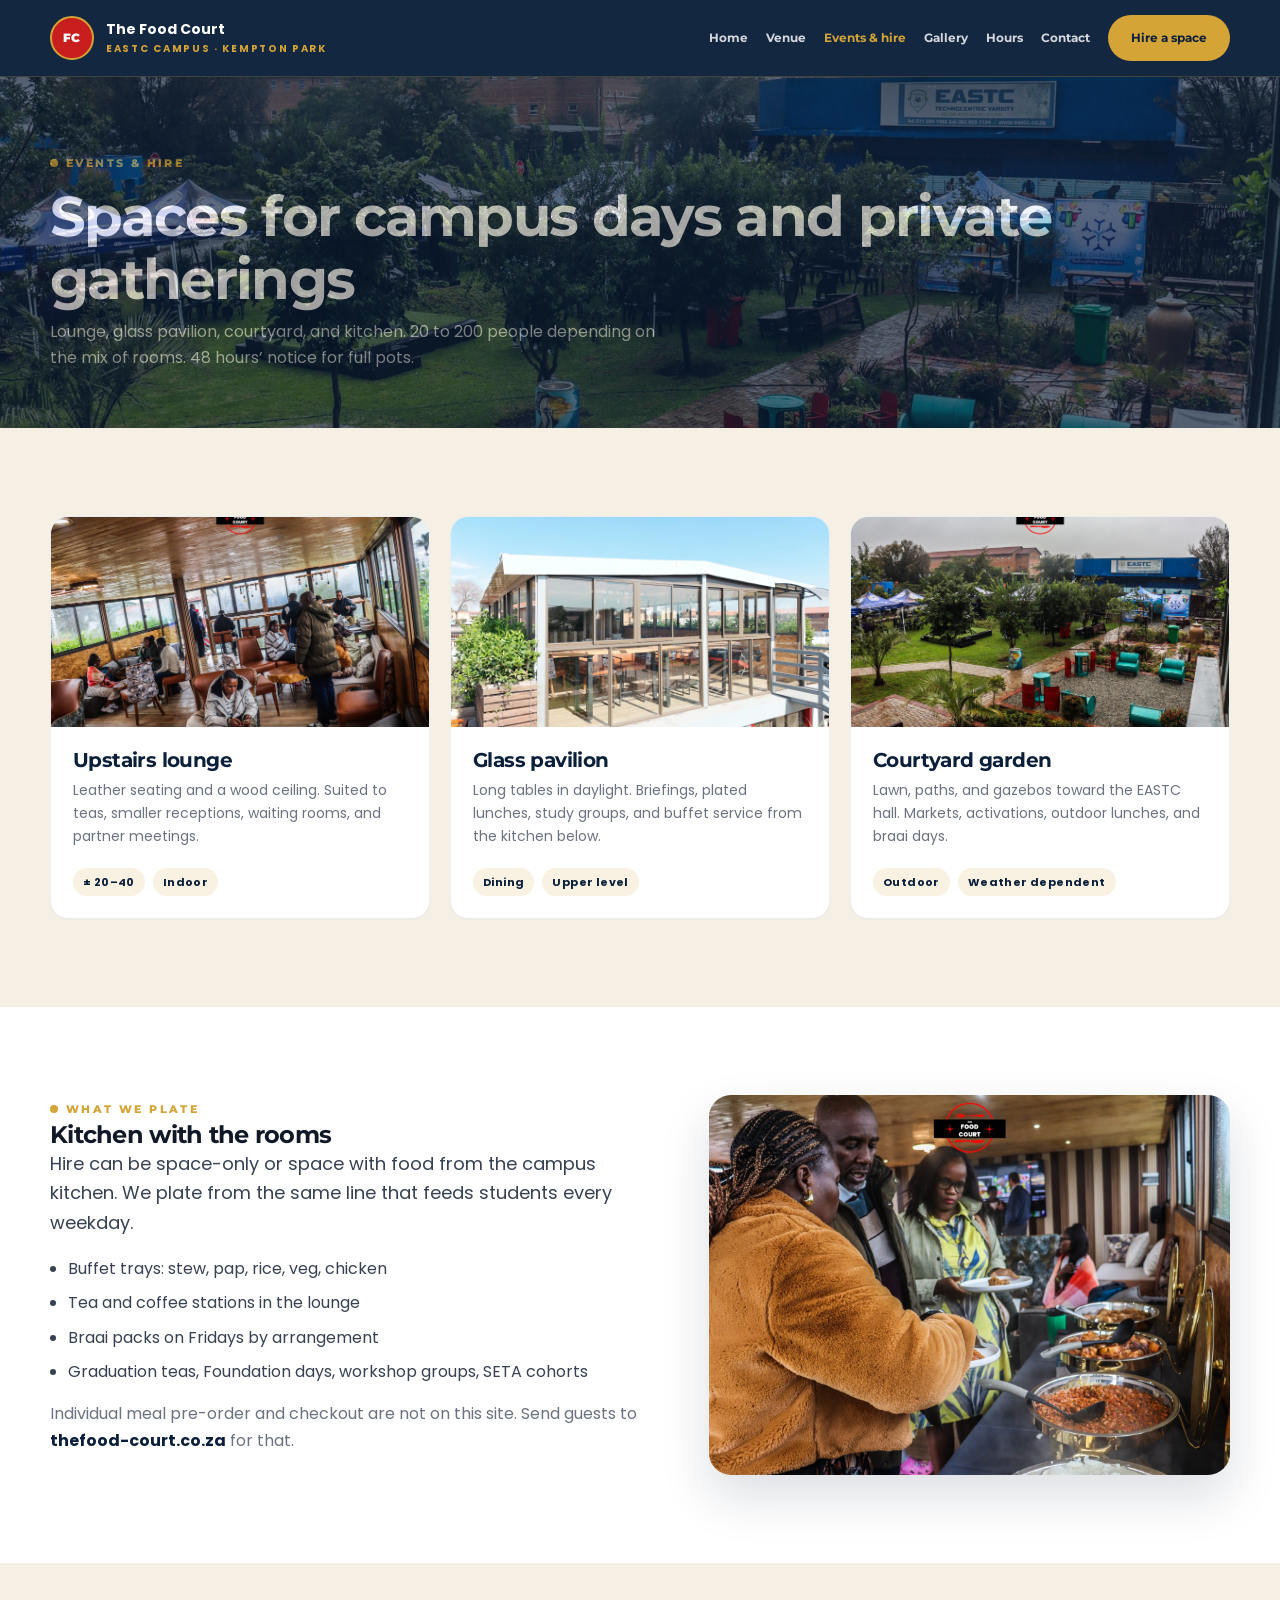
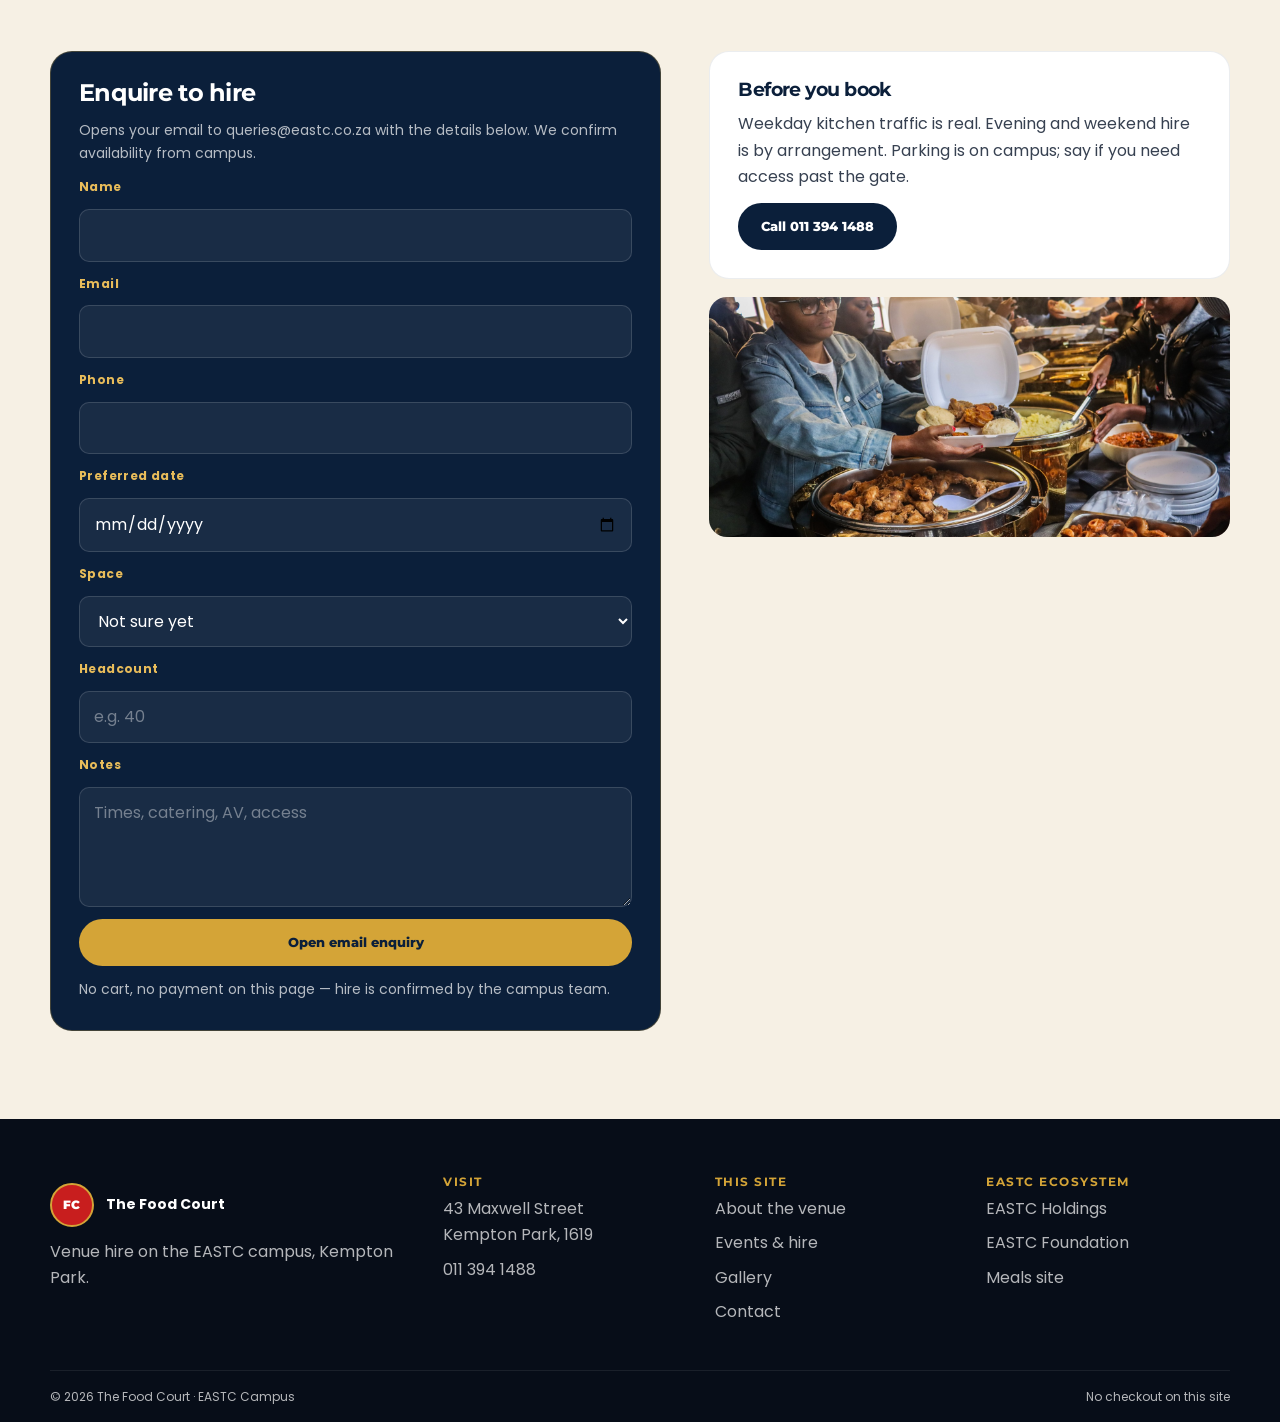
<file: events.html>
<!DOCTYPE html>
<html lang="en">
<head>
  <meta charset="UTF-8">
  <meta name="viewport" content="width=device-width, initial-scale=1.0">
  <title>Events &amp; hire | The Food Court EASTC</title>
  <meta name="description" content="Hire The Food Court lounge, glass pavilion, courtyard, and campus kitchen at 43 Maxwell Street, Kempton Park.">
  <link rel="canonical" href="https://eastechfoodcourt.co.za/events.html">
  <link rel="icon" href="assets/img/favicon.svg" type="image/svg+xml">
  <link rel="preconnect" href="https://fonts.googleapis.com">
  <link rel="preconnect" href="https://fonts.gstatic.com" crossorigin>
  <link href="https://fonts.googleapis.com/css2?family=Montserrat:wght@600;700;800;900&family=Poppins:wght@400;500;600;700&display=swap" rel="stylesheet">
  <link rel="stylesheet" href="assets/css/venue.css">
</head>
<body>
<a class="skip" href="#main">Skip to content</a>
<header class="nav">
  <div class="wrap nav-inner">
    <a class="brand" href="index.html">
      <div class="mark">FC</div>
      <div><strong>The Food Court</strong><small>EASTC Campus · Kempton Park</small></div>
    </a>
    <button class="menu-btn" aria-label="Open menu" aria-expanded="false">☰</button>
    <nav class="nav-links" aria-label="Primary">
      <a href="index.html">Home</a>
      <a href="about.html">Venue</a>
      <a href="events.html">Events &amp; hire</a>
      <a href="gallery.html">Gallery</a>
      <a href="index.html#visit">Hours</a>
      <a href="contact.html">Contact</a>
      <a class="btn btn-gold" href="events.html#enquire">Hire a space</a>
    </nav>
  </div>
</header>

<main id="main">
  <section class="page-hero media">
    <div class="hero-bg" style="background-image:url('assets/img/courtyard.jpg')"></div>
    <div class="wrap">
      <div class="eyebrow">Events &amp; hire</div>
      <h1>Spaces for campus days and private gatherings</h1>
      <p>Lounge, glass pavilion, courtyard, and kitchen. 20 to 200 people depending on the mix of rooms. 48 hours’ notice for full pots.</p>
    </div>
  </section>

  <section>
    <div class="wrap">
      <div class="grid-3">
        <article class="space">
          <img src="assets/img/lounge.jpg" alt="Lounge seating">
          <div class="space-body">
            <h3>Upstairs lounge</h3>
            <p>Leather seating and a wood ceiling. Suited to teas, smaller receptions, waiting rooms, and partner meetings.</p>
            <div class="pills"><span class="pill">± 20–40</span><span class="pill">Indoor</span></div>
          </div>
        </article>
        <article class="space">
          <img src="assets/img/glass.jpg" alt="Glass pavilion">
          <div class="space-body">
            <h3>Glass pavilion</h3>
            <p>Long tables in daylight. Briefings, plated lunches, study groups, and buffet service from the kitchen below.</p>
            <div class="pills"><span class="pill">Dining</span><span class="pill">Upper level</span></div>
          </div>
        </article>
        <article class="space">
          <img src="assets/img/courtyard.jpg" alt="Courtyard">
          <div class="space-body">
            <h3>Courtyard garden</h3>
            <p>Lawn, paths, and gazebos toward the EASTC hall. Markets, activations, outdoor lunches, and braai days.</p>
            <div class="pills"><span class="pill">Outdoor</span><span class="pill">Weather dependent</span></div>
          </div>
        </article>
      </div>
    </div>
  </section>

  <section class="paper">
    <div class="wrap grid-2 split-top">
      <div>
        <div class="eyebrow">What we plate</div>
        <h2>Kitchen with the rooms</h2>
        <p class="lede">Hire can be space-only or space with food from the campus kitchen. We plate from the same line that feeds students every weekday.</p>
        <ul style="margin:18px 0 0 18px;color:var(--body);display:grid;gap:8px">
          <li>Buffet trays: stew, pap, rice, veg, chicken</li>
          <li>Tea and coffee stations in the lounge</li>
          <li>Braai packs on Fridays by arrangement</li>
          <li>Graduation teas, Foundation days, workshop groups, SETA cohorts</li>
        </ul>
        <p style="margin-top:16px;color:var(--muted)">Individual meal pre-order and checkout are not on this site. Send guests to <a href="https://thefood-court.co.za/" rel="noopener" style="color:var(--navy);font-weight:700">thefood-court.co.za</a> for that.</p>
      </div>
      <img class="photo" src="assets/img/buffet.jpg" alt="Event buffet in the lounge" style="height:380px">
    </div>
  </section>

  <section id="enquire">
    <div class="wrap grid-2 split-top">
      <form class="board" data-enquiry>
        <h2>Enquire to hire</h2>
        <p>Opens your email to queries@eastc.co.za with the details below. We confirm availability from campus.</p>
        <label for="name">Name</label>
        <input id="name" name="name" required autocomplete="name">
        <label for="email">Email</label>
        <input id="email" name="email" type="email" required autocomplete="email">
        <label for="phone">Phone</label>
        <input id="phone" name="phone" type="tel" autocomplete="tel">
        <label for="date">Preferred date</label>
        <input id="date" name="date" type="date">
        <label for="space">Space</label>
        <select id="space" name="space">
          <option value="Not sure yet">Not sure yet</option>
          <option>Upstairs lounge</option>
          <option>Glass pavilion</option>
          <option>Courtyard garden</option>
          <option>Kitchen / buffet only</option>
          <option>Whole venue</option>
        </select>
        <label for="headcount">Headcount</label>
        <input id="headcount" name="headcount" type="number" min="1" placeholder="e.g. 40">
        <label for="message">Notes</label>
        <textarea id="message" name="message" placeholder="Times, catering, AV, access"></textarea>
        <button class="btn btn-gold" type="submit">Open email enquiry</button>
        <p class="success">If your mail app did not open, write to queries@eastc.co.za or call 011 394 1488.</p>
        <p class="note">No cart, no payment on this page — hire is confirmed by the campus team.</p>
      </form>
      <div>
        <div class="hours-card">
          <h3 style="color:var(--navy);margin-bottom:10px">Before you book</h3>
          <p style="color:var(--body)">Weekday kitchen traffic is real. Evening and weekend hire is by arrangement. Parking is on campus; say if you need access past the gate.</p>
          <p style="margin-top:12px"><a href="tel:+27113941488" class="btn btn-navy">Call 011 394 1488</a></p>
        </div>
        <img src="assets/img/serve.jpg" alt="Kitchen plating for a crowd" style="margin-top:18px;border-radius:18px;height:240px;width:100%;object-fit:cover">
      </div>
    </div>
  </section>
</main>

<footer>
  <div class="wrap foot">
    <div>
      <a class="brand" href="index.html"><div class="mark">FC</div><strong>The Food Court</strong></a>
      <p style="margin-top:12px">Venue hire on the EASTC campus, Kempton Park.</p>
    </div>
    <div>
      <h3>Visit</h3>
      <p>43 Maxwell Street<br>Kempton Park, 1619</p>
      <a href="tel:+27113941488">011 394 1488</a>
    </div>
    <div>
      <h3>This site</h3>
      <a href="about.html">About the venue</a>
      <a href="events.html">Events &amp; hire</a>
      <a href="gallery.html">Gallery</a>
      <a href="contact.html">Contact</a>
    </div>
    <div>
      <h3>EASTC ecosystem</h3>
      <a href="https://eastech.co.za/">EASTC Holdings</a>
      <a href="https://eastechfoundation.co.za/">EASTC Foundation</a>
      <a href="https://thefood-court.co.za/" rel="noopener">Meals site</a>
    </div>
  </div>
  <div class="wrap legal"><span>&copy; <span data-year></span> The Food Court · EASTC Campus</span><span>No checkout on this site</span></div>
</footer>
<script src="assets/js/venue.js"></script>
</body>
</html>
</file>
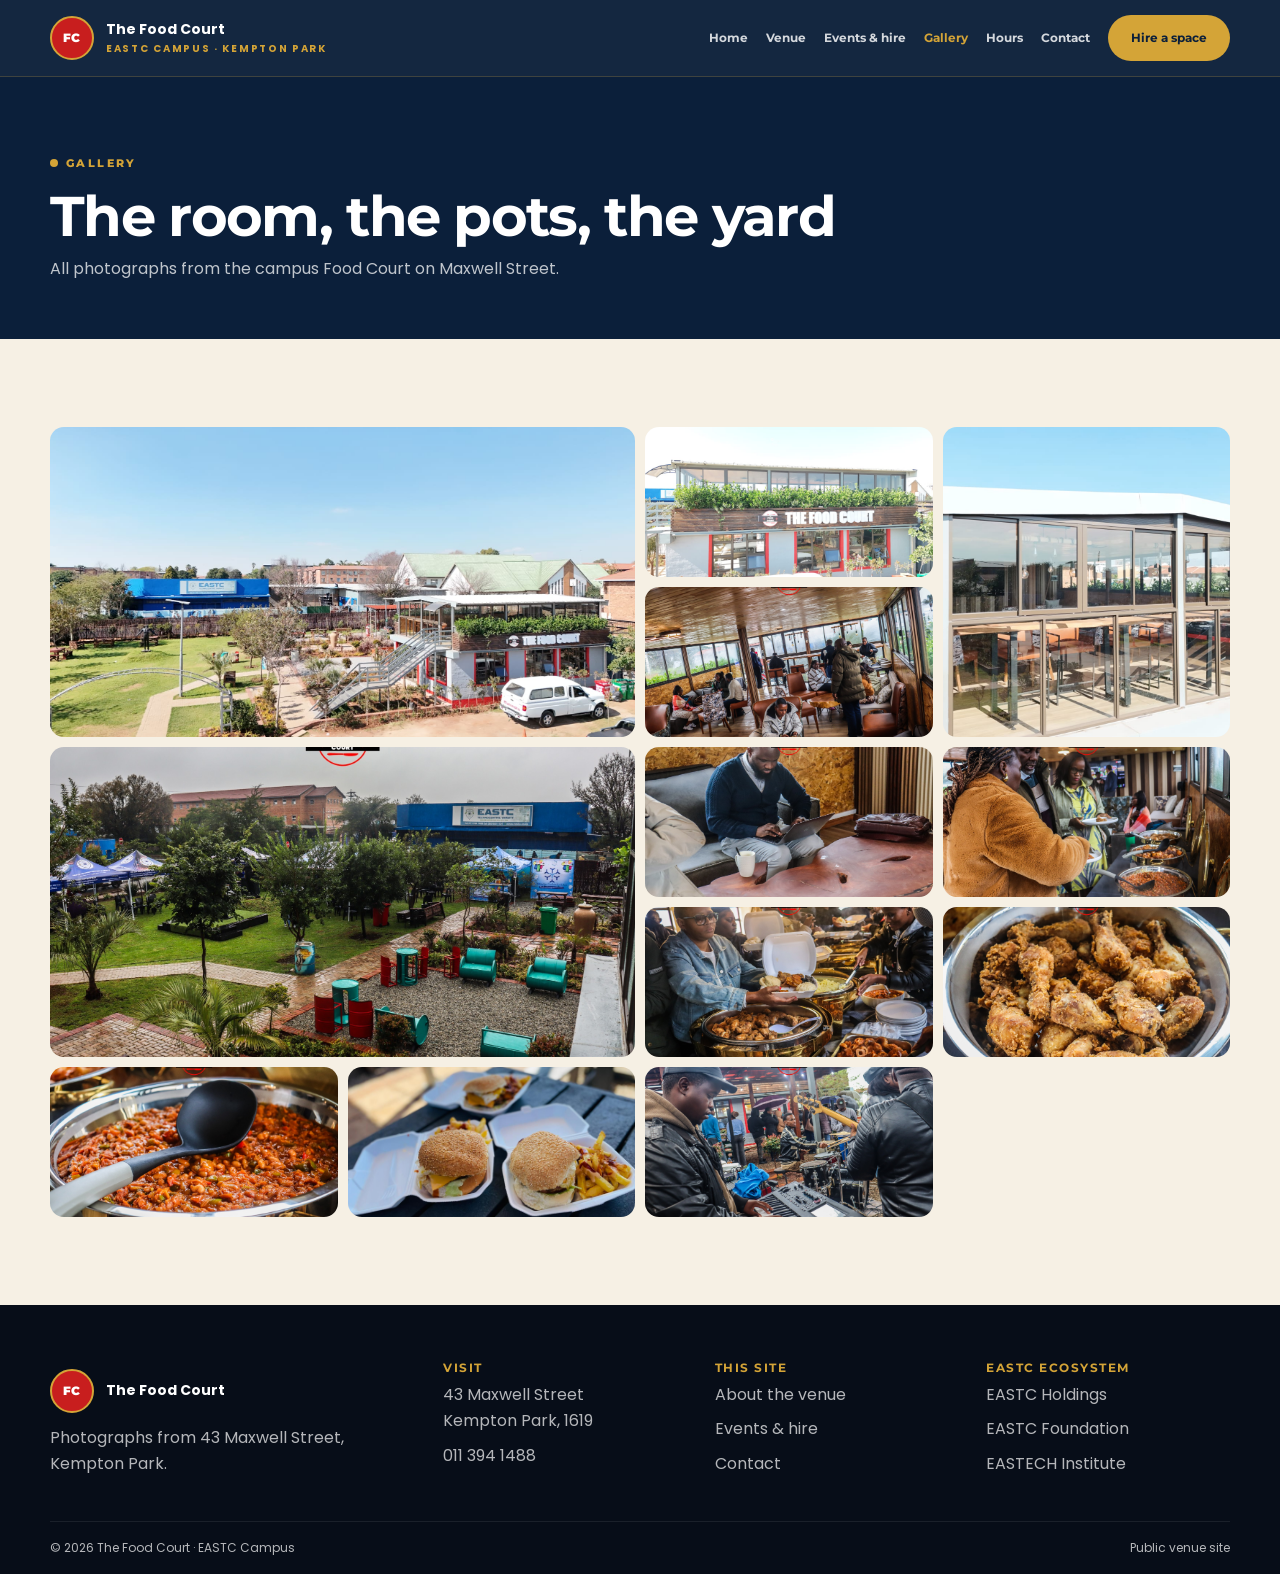
<file: gallery.html>
<!DOCTYPE html>
<html lang="en">
<head>
  <meta charset="UTF-8">
  <meta name="viewport" content="width=device-width, initial-scale=1.0">
  <title>Gallery | The Food Court EASTC</title>
  <meta name="description" content="Photographs of The Food Court pavilion, lounge, courtyard, and kitchen on the EASTC campus.">
  <link rel="canonical" href="https://eastechfoodcourt.co.za/gallery.html">
  <link rel="icon" href="assets/img/favicon.svg" type="image/svg+xml">
  <link rel="preconnect" href="https://fonts.googleapis.com">
  <link rel="preconnect" href="https://fonts.gstatic.com" crossorigin>
  <link href="https://fonts.googleapis.com/css2?family=Montserrat:wght@600;700;800;900&family=Poppins:wght@400;500;600;700&display=swap" rel="stylesheet">
  <link rel="stylesheet" href="assets/css/venue.css">
</head>
<body>
<a class="skip" href="#main">Skip to content</a>
<header class="nav">
  <div class="wrap nav-inner">
    <a class="brand" href="index.html">
      <div class="mark">FC</div>
      <div><strong>The Food Court</strong><small>EASTC Campus · Kempton Park</small></div>
    </a>
    <button class="menu-btn" aria-label="Open menu" aria-expanded="false">☰</button>
    <nav class="nav-links" aria-label="Primary">
      <a href="index.html">Home</a>
      <a href="about.html">Venue</a>
      <a href="events.html">Events &amp; hire</a>
      <a href="gallery.html">Gallery</a>
      <a href="index.html#visit">Hours</a>
      <a href="contact.html">Contact</a>
      <a class="btn btn-gold" href="events.html">Hire a space</a>
    </nav>
  </div>
</header>

<main id="main">
  <section class="page-hero">
    <div class="wrap">
      <div class="eyebrow">Gallery</div>
      <h1>The room, the pots, the yard</h1>
      <p>All photographs from the campus Food Court on Maxwell Street.</p>
    </div>
  </section>

  <section>
    <div class="wrap">
      <div class="gallery-grid" data-gallery>
        <a class="wide" href="assets/img/campus.jpg"><img src="assets/img/campus.jpg" alt="Campus overview with The Food Court"></a>
        <a href="assets/img/exterior.jpg"><img src="assets/img/exterior.jpg" alt="Exterior signage"></a>
        <a class="tall" href="assets/img/glass.jpg"><img src="assets/img/glass.jpg" alt="Glass pavilion"></a>
        <a href="assets/img/lounge.jpg"><img src="assets/img/lounge.jpg" alt="Lounge"></a>
        <a class="wide" href="assets/img/courtyard.jpg"><img src="assets/img/courtyard.jpg" alt="Courtyard garden"></a>
        <a href="assets/img/guest.jpg"><img src="assets/img/guest.jpg" alt="Guest in the lounge"></a>
        <a href="assets/img/buffet.jpg"><img src="assets/img/buffet.jpg" alt="Buffet service"></a>
        <a href="assets/img/serve.jpg"><img src="assets/img/serve.jpg" alt="Kitchen service line"></a>
        <a href="assets/img/chicken.jpg"><img src="assets/img/chicken.jpg" alt="Kitchen plates"></a>
        <a href="assets/img/beans.jpg"><img src="assets/img/beans.jpg" alt="Pot on the line"></a>
        <a href="assets/img/burgers.jpg"><img src="assets/img/burgers.jpg" alt="Grill items"></a>
        <a href="assets/img/pap.jpg"><img src="assets/img/pap.jpg" alt="Campus plates"></a>
      </div>
    </div>
  </section>
</main>

<footer>
  <div class="wrap foot">
    <div>
      <a class="brand" href="index.html"><div class="mark">FC</div><strong>The Food Court</strong></a>
      <p style="margin-top:12px">Photographs from 43 Maxwell Street, Kempton Park.</p>
    </div>
    <div>
      <h3>Visit</h3>
      <p>43 Maxwell Street<br>Kempton Park, 1619</p>
      <a href="tel:+27113941488">011 394 1488</a>
    </div>
    <div>
      <h3>This site</h3>
      <a href="about.html">About the venue</a>
      <a href="events.html">Events &amp; hire</a>
      <a href="contact.html">Contact</a>
    </div>
    <div>
      <h3>EASTC ecosystem</h3>
      <a href="https://eastech.co.za/">EASTC Holdings</a>
      <a href="https://eastechfoundation.co.za/">EASTC Foundation</a>
      <a href="https://eastech-institute.co.za/">EASTECH Institute</a>
    </div>
  </div>
  <div class="wrap legal"><span>&copy; <span data-year></span> The Food Court · EASTC Campus</span><span>Public venue site</span></div>
</footer>
<div class="lightbox" data-lightbox role="dialog" aria-modal="true" aria-label="Photograph">
  <button type="button" data-close aria-label="Close">×</button>
  <img alt="">
</div>
<script src="assets/js/venue.js"></script>
</body>
</html>
</file>
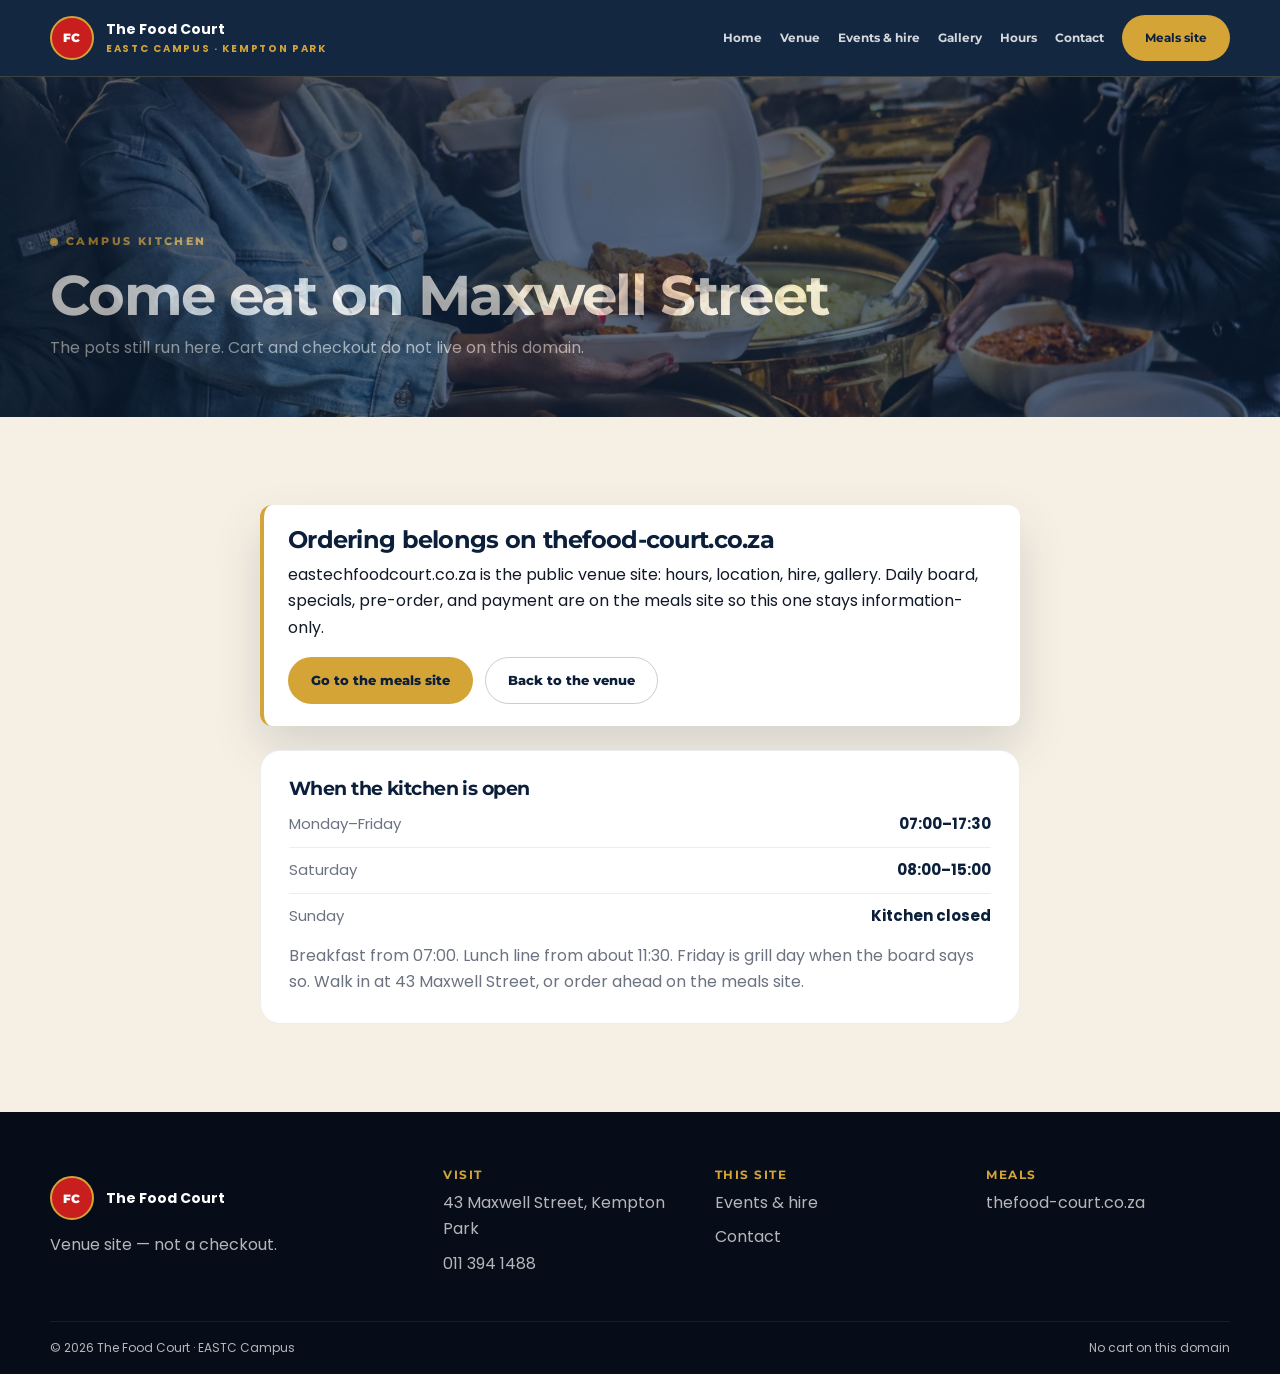
<file: meals.html>
<!DOCTYPE html>
<html lang="en">
<head>
  <meta charset="UTF-8">
  <meta name="viewport" content="width=device-width, initial-scale=1.0">
  <title>Campus kitchen | The Food Court EASTC</title>
  <meta name="description" content="The Food Court kitchen still feeds campus. Pre-order and checkout live at thefood-court.co.za — this site is venue information.">
  <link rel="canonical" href="https://eastechfoodcourt.co.za/meals.html">
  <link rel="icon" href="assets/img/favicon.svg" type="image/svg+xml">
  <link rel="preconnect" href="https://fonts.googleapis.com">
  <link rel="preconnect" href="https://fonts.gstatic.com" crossorigin>
  <link href="https://fonts.googleapis.com/css2?family=Montserrat:wght@600;700;800;900&family=Poppins:wght@400;500;600;700&display=swap" rel="stylesheet">
  <link rel="stylesheet" href="assets/css/venue.css">
</head>
<body>
<a class="skip" href="#main">Skip to content</a>
<header class="nav">
  <div class="wrap nav-inner">
    <a class="brand" href="index.html">
      <div class="mark">FC</div>
      <div><strong>The Food Court</strong><small>EASTC Campus · Kempton Park</small></div>
    </a>
    <button class="menu-btn" aria-label="Open menu" aria-expanded="false">☰</button>
    <nav class="nav-links" aria-label="Primary">
      <a href="index.html">Home</a>
      <a href="about.html">Venue</a>
      <a href="events.html">Events &amp; hire</a>
      <a href="gallery.html">Gallery</a>
      <a href="index.html#visit">Hours</a>
      <a href="contact.html">Contact</a>
      <a class="btn btn-gold" href="https://thefood-court.co.za/" rel="noopener">Meals site</a>
    </nav>
  </div>
</header>

<main id="main">
  <section class="page-hero media">
    <div class="hero-bg" style="background-image:url('assets/img/serve.jpg')"></div>
    <div class="wrap">
      <div class="eyebrow">Campus kitchen</div>
      <h1>Come eat on Maxwell Street</h1>
      <p>The pots still run here. Cart and checkout do not live on this domain.</p>
    </div>
  </section>

  <section>
    <div class="wrap" style="max-width:760px">
      <div class="notice">
        <h2>Ordering belongs on thefood-court.co.za</h2>
        <p>eastechfoodcourt.co.za is the public venue site: hours, location, hire, gallery. Daily board, specials, pre-order, and payment are on the meals site so this one stays information-only.</p>
        <p style="margin-top:16px"><a class="btn btn-gold" href="https://thefood-court.co.za/" rel="noopener">Go to the meals site</a>
        <a class="btn btn-outline" href="index.html" style="margin-left:8px">Back to the venue</a></p>
      </div>
      <div class="hours-card" style="margin-top:24px">
        <h3 style="color:var(--navy);margin-bottom:12px">When the kitchen is open</h3>
        <ul class="hours">
          <li><span>Monday–Friday</span><b>07:00–17:30</b></li>
          <li><span>Saturday</span><b>08:00–15:00</b></li>
          <li><span>Sunday</span><b>Kitchen closed</b></li>
        </ul>
        <p style="margin-top:14px;color:var(--muted)">Breakfast from 07:00. Lunch line from about 11:30. Friday is grill day when the board says so. Walk in at 43 Maxwell Street, or order ahead on the meals site.</p>
      </div>
    </div>
  </section>
</main>

<footer>
  <div class="wrap foot">
    <div>
      <a class="brand" href="index.html"><div class="mark">FC</div><strong>The Food Court</strong></a>
      <p style="margin-top:12px">Venue site — not a checkout.</p>
    </div>
    <div>
      <h3>Visit</h3>
      <p>43 Maxwell Street, Kempton Park</p>
      <a href="tel:+27113941488">011 394 1488</a>
    </div>
    <div>
      <h3>This site</h3>
      <a href="events.html">Events &amp; hire</a>
      <a href="contact.html">Contact</a>
    </div>
    <div>
      <h3>Meals</h3>
      <a href="https://thefood-court.co.za/" rel="noopener">thefood-court.co.za</a>
    </div>
  </div>
  <div class="wrap legal"><span>&copy; <span data-year></span> The Food Court · EASTC Campus</span><span>No cart on this domain</span></div>
</footer>
<script src="assets/js/venue.js"></script>
</body>
</html>
</file>
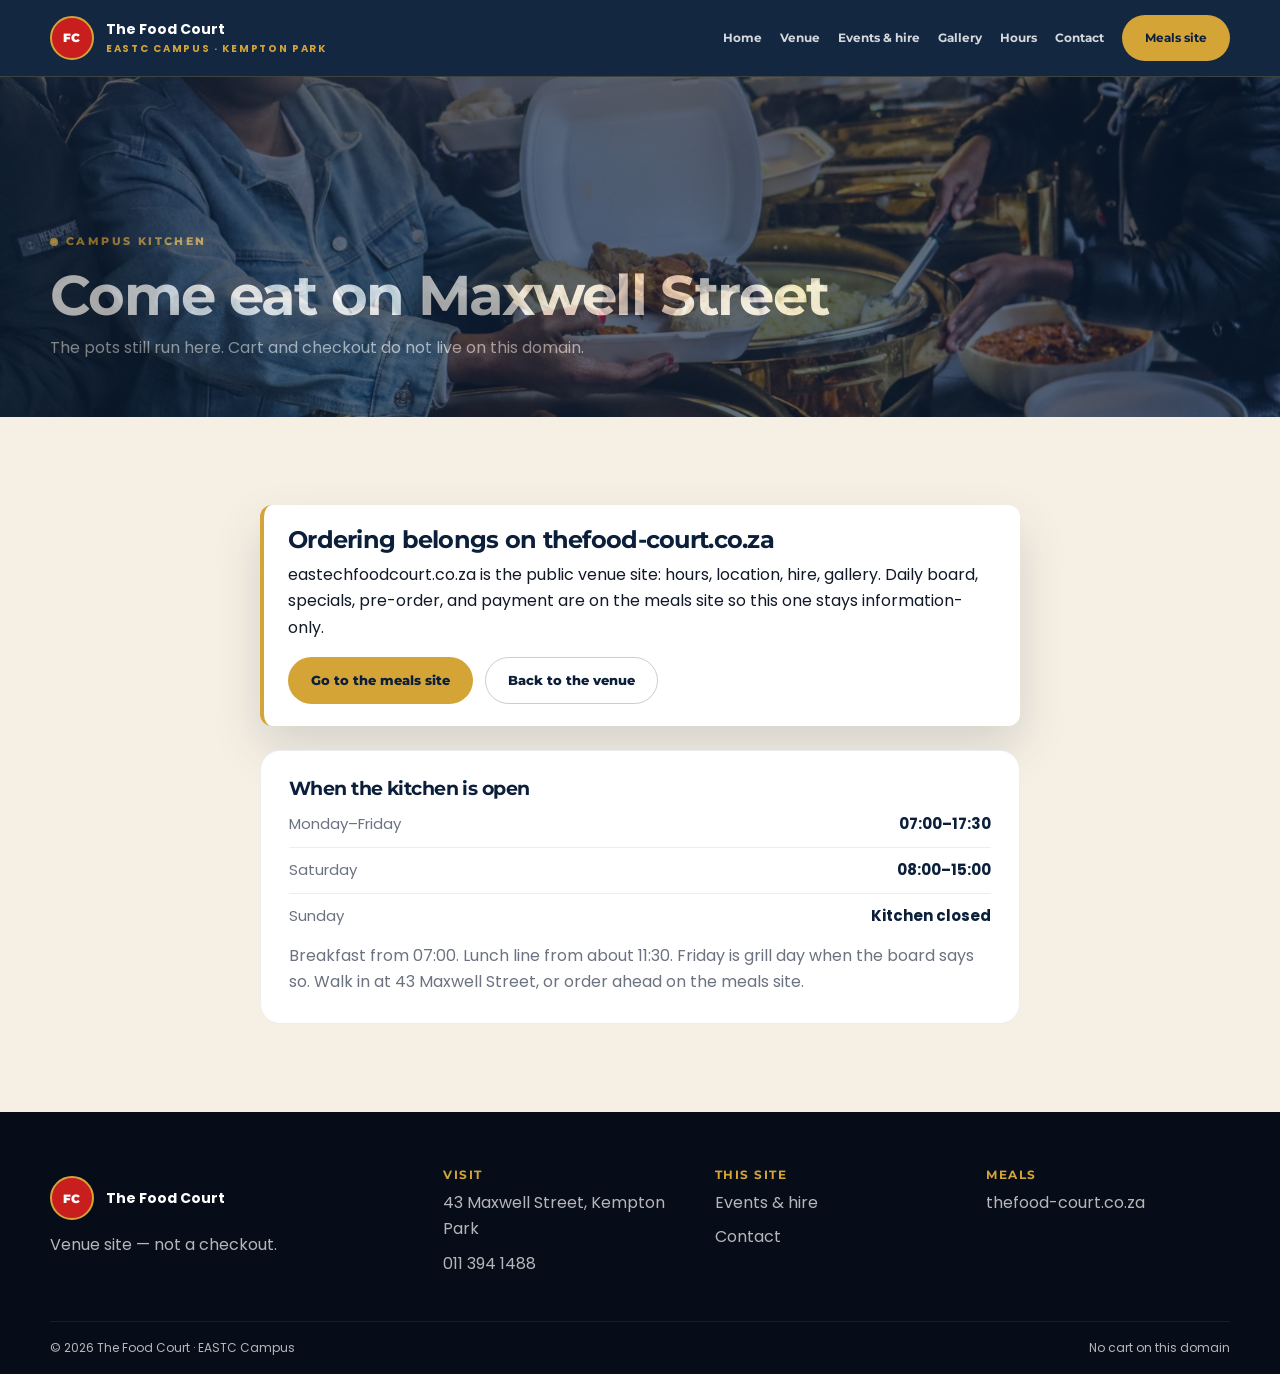
<file: menu.html>
<!DOCTYPE html>
<html lang="en">
<head>
  <meta charset="UTF-8">
  <meta name="viewport" content="width=device-width, initial-scale=1.0">
  <title>Menu moved | The Food Court</title>
  <meta http-equiv="refresh" content="0; url=meals.html">
  <link rel="canonical" href="https://eastechfoodcourt.co.za/meals.html">
  <script>location.replace("meals.html");</script>
</head>
<body>
  <p>The daily menu and ordering are not on this venue site. <a href="meals.html">Continue</a> or open <a href="https://thefood-court.co.za/">thefood-court.co.za</a>.</p>
</body>
</html>
</file>
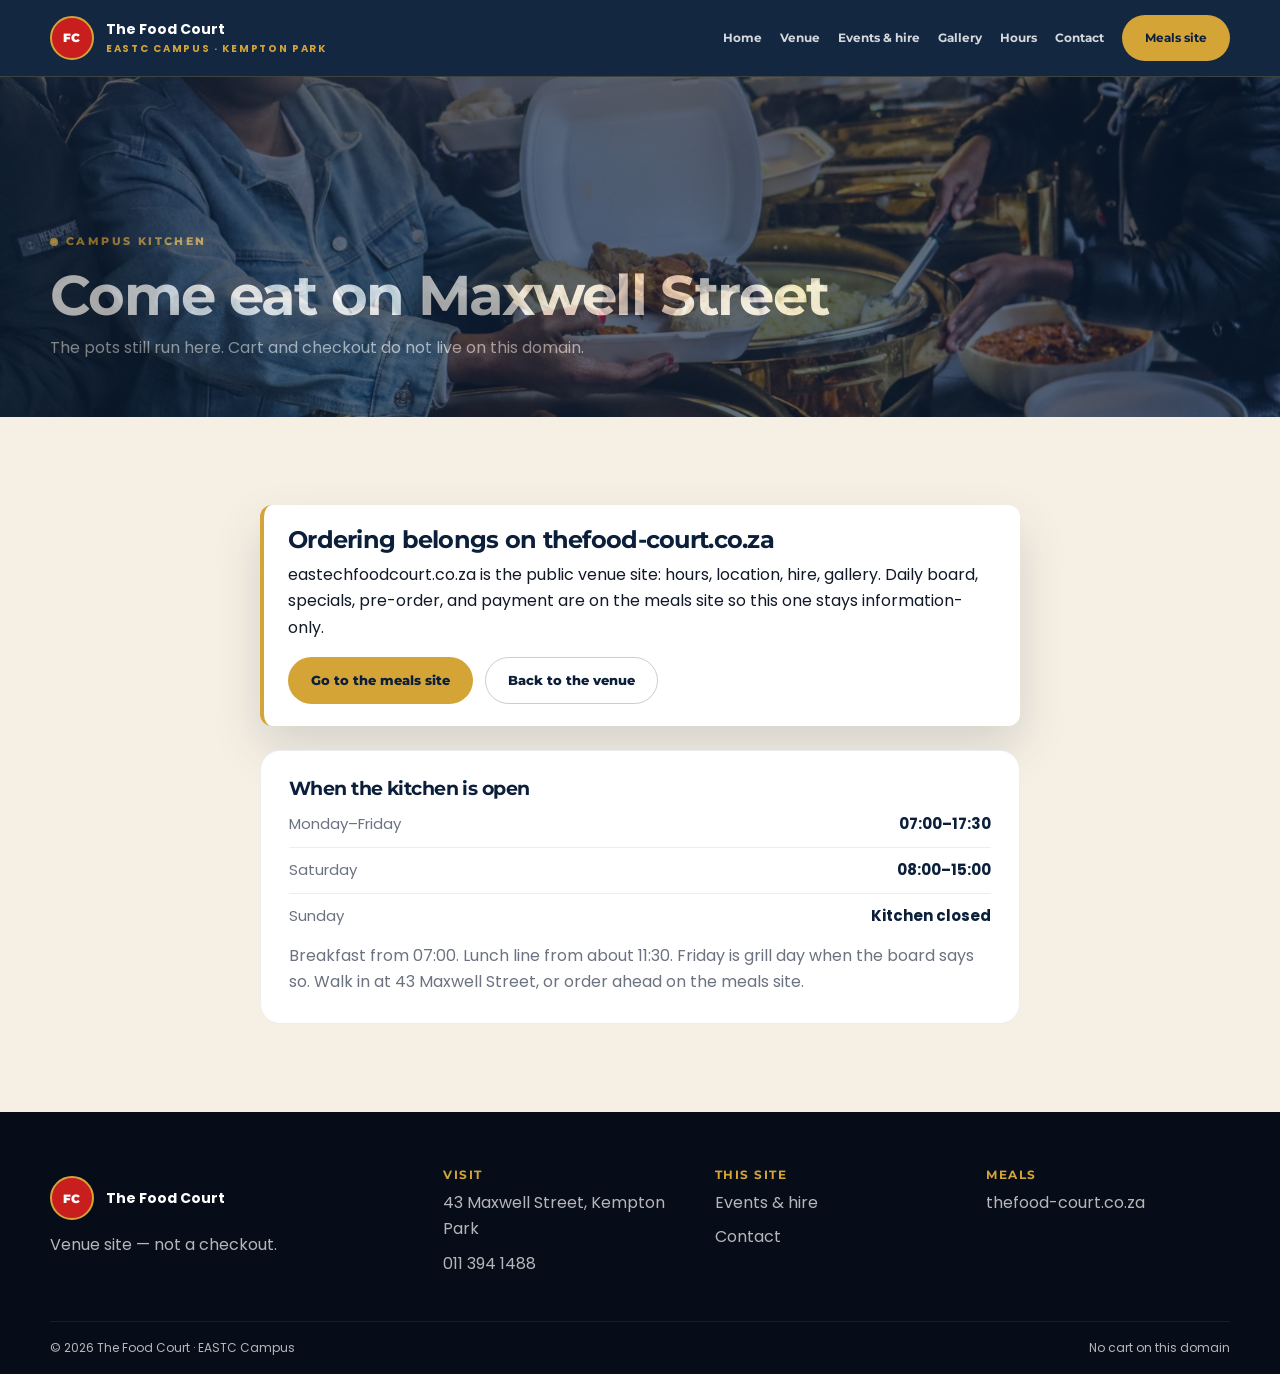
<file: specials.html>
<!DOCTYPE html>
<html lang="en">
<head>
  <meta charset="UTF-8">
  <meta name="viewport" content="width=device-width, initial-scale=1.0">
  <title>Specials moved | The Food Court</title>
  <meta http-equiv="refresh" content="0; url=meals.html">
  <link rel="canonical" href="https://eastechfoodcourt.co.za/meals.html">
  <script>location.replace("meals.html");</script>
</head>
<body>
  <p>Specials and ordering are not on this venue site. <a href="meals.html">Continue</a> or open <a href="https://thefood-court.co.za/">thefood-court.co.za</a>.</p>
</body>
</html>
</file>
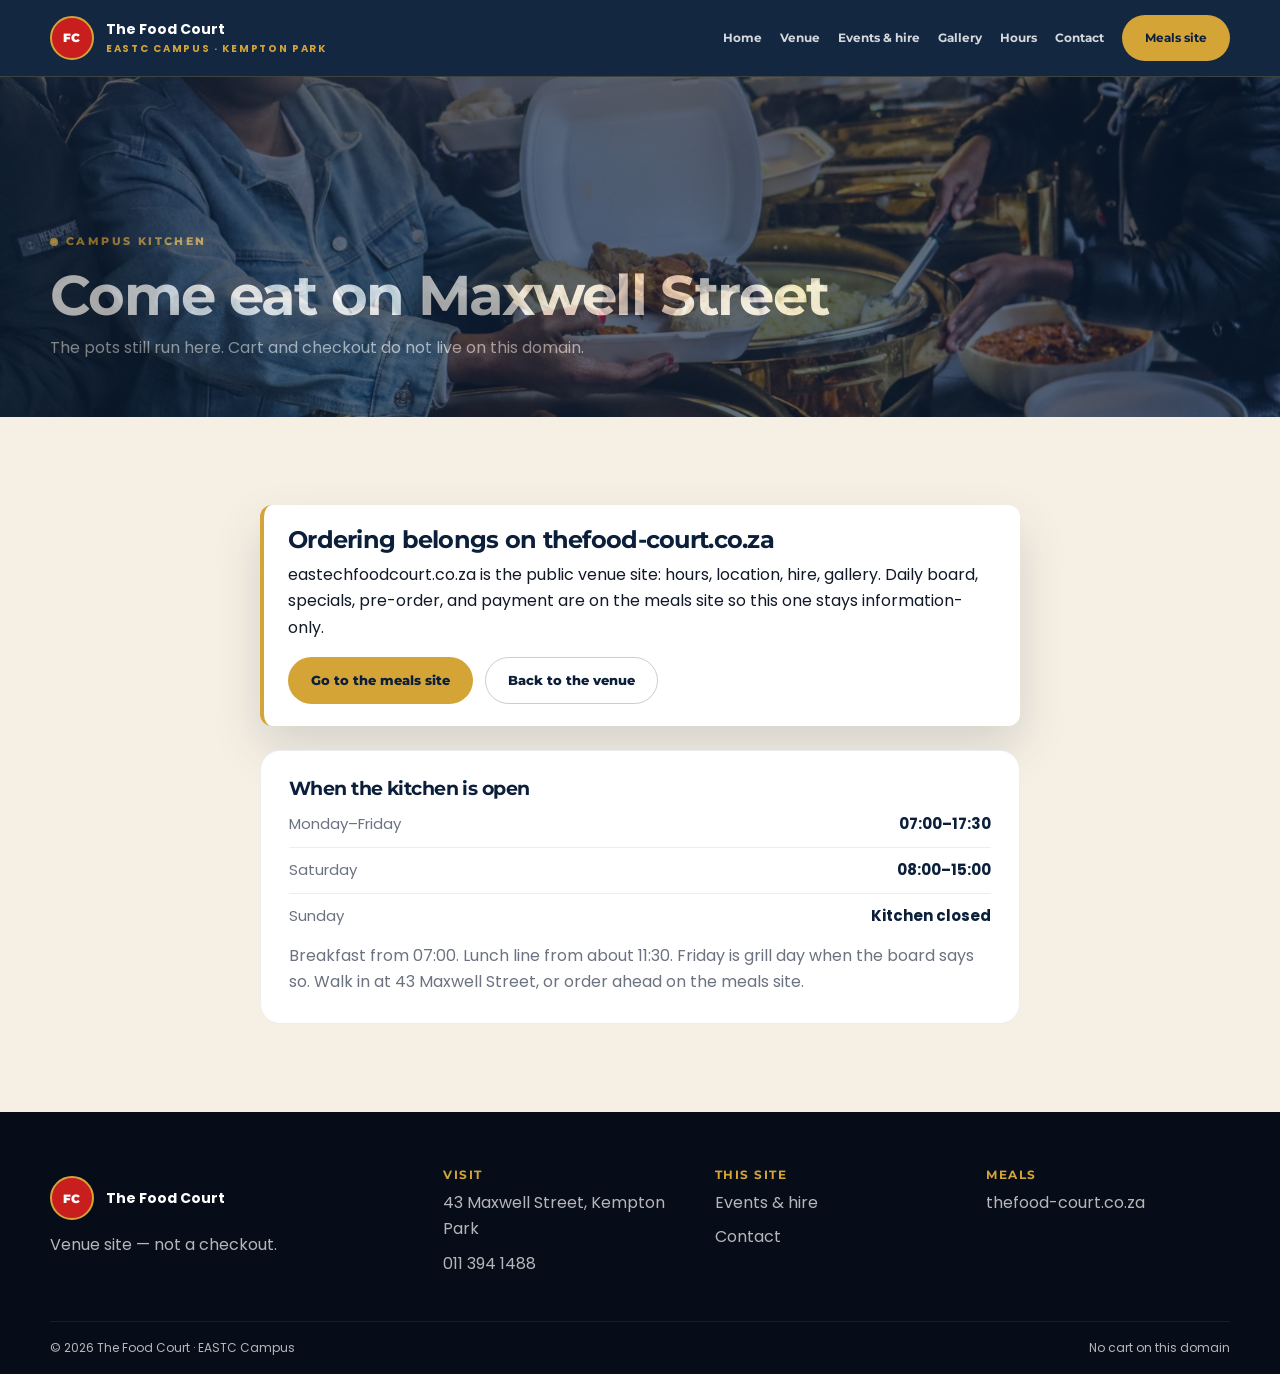
<file: today.html>
<!DOCTYPE html>
<html lang="en">
<head>
  <meta charset="UTF-8">
  <meta name="viewport" content="width=device-width, initial-scale=1.0">
  <title>Daily board moved | The Food Court</title>
  <meta http-equiv="refresh" content="0; url=meals.html">
  <link rel="canonical" href="https://eastechfoodcourt.co.za/meals.html">
  <script>location.replace("meals.html");</script>
</head>
<body>
  <p>The daily board is not on this venue site. <a href="meals.html">Continue</a> or open <a href="https://thefood-court.co.za/">thefood-court.co.za</a>.</p>
</body>
</html>
</file>
<file: assets/css/venue.css>
:root {
  --navy: #0B1F3A;
  --navy-mid: #123056;
  --navy-deep: #070d18;
  --gold: #D4A437;
  --gold-light: #E8BC5A;
  --cream: #F6F0E4;
  --cream-dark: #EBE3D2;
  --ink: #111827;
  --body: #374151;
  --muted: #6B7280;
  --white: #fff;
  --red: #C81E1E;
  --shadow: 0 22px 50px rgba(11, 31, 58, 0.14);
  --radius: 18px;
  --max: 1180px;
}

*, *::before, *::after { box-sizing: border-box; margin: 0; padding: 0; }
html { scroll-behavior: smooth; }
body {
  font-family: "Poppins", sans-serif;
  color: var(--ink);
  background: var(--cream);
  line-height: 1.65;
  overflow-x: hidden;
}
img { max-width: 100%; display: block; }
a { color: inherit; text-decoration: none; }
button, input, select, textarea { font: inherit; }
h1, h2, h3, h4 { font-family: "Montserrat", sans-serif; line-height: 1.12; letter-spacing: -0.03em; }
.wrap { width: min(var(--max), calc(100% - 40px)); margin: 0 auto; }

.skip {
  position: absolute; left: 12px; top: -44px; z-index: 80;
  background: var(--gold); color: var(--navy); padding: 8px 12px; border-radius: 8px; font-weight: 800;
}
.skip:focus { top: 12px; }

.eyebrow {
  display: inline-flex; align-items: center; gap: 8px;
  font-family: "Montserrat", sans-serif;
  font-size: 11px; font-weight: 800; letter-spacing: 2.4px; text-transform: uppercase;
  color: var(--gold);
}
.eyebrow::before { content: ""; width: 8px; height: 8px; border-radius: 50%; background: currentColor; }

.nav {
  position: sticky; top: 0; z-index: 50;
  background: rgba(11, 31, 58, 0.96);
  backdrop-filter: blur(16px);
  border-bottom: 1px solid rgba(212, 164, 55, 0.22);
}
.nav-inner { display: flex; align-items: center; justify-content: space-between; min-height: 76px; gap: 20px; }
.brand { display: flex; align-items: center; gap: 12px; color: #fff; }
.mark {
  width: 44px; height: 44px; border-radius: 50%;
  background: var(--red); color: #fff;
  font-family: "Montserrat", sans-serif; font-weight: 900; font-size: 12px;
  display: grid; place-items: center;
  border: 2px solid var(--gold);
  letter-spacing: 0.2px;
}
.brand strong { display: block; font-size: 14px; }
.brand small {
  display: block; font-size: 10px; color: var(--gold);
  letter-spacing: 1.7px; text-transform: uppercase; font-weight: 700;
}
.nav-links { display: flex; align-items: center; gap: 18px; }
.nav-links a {
  color: rgba(255,255,255,.82);
  font-family: "Montserrat", sans-serif;
  font-size: 12px; font-weight: 700;
}
.nav-links a:hover, .nav-links a.active { color: var(--gold); }
.nav-links a.btn { color: var(--navy); }
.nav-links a.btn:hover { color: var(--navy); }
.menu-btn { display: none; background: none; border: 0; color: #fff; font-size: 26px; cursor: pointer; }

.btn {
  display: inline-flex; align-items: center; justify-content: center; gap: 8px;
  padding: 12px 22px; border-radius: 999px;
  font-family: "Montserrat", sans-serif; font-size: 13px; font-weight: 800;
  border: 1.5px solid transparent; cursor: pointer;
  transition: .2s transform, .2s background, .2s color, .2s border-color;
}
.btn:hover { transform: translateY(-1px); }
.btn-gold { background: var(--gold); color: var(--navy); }
.btn-gold:hover { background: var(--gold-light); }
.btn-ghost { background: transparent; color: #fff; border-color: rgba(255,255,255,.32); }
.btn-navy { background: var(--navy); color: #fff; }
.btn-outline { background: transparent; color: var(--navy); border-color: rgba(11,31,58,.22); }

.hero {
  position: relative; min-height: 92vh; display: grid; align-items: end;
  color: #fff; overflow: hidden; background: var(--navy-deep);
}
.hero-bg {
  position: absolute; inset: 0;
  background-size: cover; background-position: center 42%;
  transform: scale(1.06);
  animation: ken 22s ease-in-out infinite alternate;
}
@keyframes ken { to { transform: scale(1.14) translate3d(-1.4%, -1%, 0); } }
.hero::after {
  content: ""; position: absolute; inset: 0;
  background:
    linear-gradient(180deg, rgba(7,13,24,.18) 0%, rgba(7,13,24,.42) 42%, rgba(7,13,24,.88) 100%),
    linear-gradient(90deg, rgba(11,31,58,.55) 0%, rgba(11,31,58,.08) 58%);
}
.hero-content { position: relative; z-index: 1; padding: 0 0 72px; }
.hero h1 { font-size: clamp(44px, 8vw, 86px); margin: 12px 0 16px; max-width: 14ch; }
.hero h1 em { font-style: normal; color: var(--gold); }
.hero p { max-width: 560px; color: rgba(255,255,255,.82); font-size: 17px; }
.hero-actions { display: flex; flex-wrap: wrap; gap: 10px; margin-top: 28px; }
.hero-meta {
  display: flex; flex-wrap: wrap; gap: 18px 28px;
  margin-top: 36px; padding-top: 22px;
  border-top: 1px solid rgba(212,164,55,.28);
  font-size: 13px; color: rgba(255,255,255,.72);
}
.hero-meta strong { display: block; color: var(--gold); font-size: 11px; letter-spacing: 1.6px; text-transform: uppercase; }

section { padding: 88px 0; }
#visit, #about, #spaces, #gallery, #enquire { scroll-margin-top: 88px; }
.section-head { max-width: 680px; margin-bottom: 40px; }
.section-head h2 { font-size: clamp(28px, 4.2vw, 46px); color: var(--navy); margin: 10px 0 12px; }
.section-head p { color: var(--body); }
.ink { background: var(--navy); color: #fff; }
.ink .section-head h2, .ink h2, .ink h3 { color: #fff; }
.ink .section-head p, .ink p { color: rgba(255,255,255,.74); }
.paper { background: var(--white); }

.grid-2 { display: grid; grid-template-columns: 1.08fr 0.92fr; gap: 48px; align-items: center; }
.grid-3 { display: grid; grid-template-columns: repeat(3, 1fr); gap: 20px; }
.grid-4 { display: grid; grid-template-columns: repeat(4, 1fr); gap: 16px; }
.split-top { align-items: start; }

.lede { font-size: 18px; color: var(--body); }
.lede + p { margin-top: 14px; color: var(--muted); }

.levels { display: grid; gap: 0; margin-top: 28px; border: 1px solid rgba(11,31,58,.1); border-radius: 16px; overflow: hidden; background: #fff; }
.level {
  display: grid; grid-template-columns: 72px 1fr; gap: 16px; padding: 16px 18px;
  border-bottom: 1px solid rgba(11,31,58,.08);
}
.level:last-child { border-bottom: 0; }
.level b {
  font-family: "Montserrat", sans-serif; color: var(--gold);
  font-size: 13px; letter-spacing: 1px;
}
.level strong { display: block; color: var(--navy); font-size: 15px; }
.level span { color: var(--muted); font-size: 13px; }

.photo {
  width: 100%; height: 460px; object-fit: cover; border-radius: 22px;
  box-shadow: var(--shadow);
}
.photo-stack { position: relative; }
.photo-stack .photo { height: 420px; }
.photo-chip {
  position: absolute; left: 18px; bottom: 18px;
  background: rgba(11,31,58,.92); color: #fff;
  padding: 12px 16px; border-radius: 12px; border: 1px solid rgba(212,164,55,.35);
  font-size: 12px; max-width: 220px;
}
.photo-chip strong { display: block; color: var(--gold); letter-spacing: 1.2px; text-transform: uppercase; font-size: 10px; }

.space {
  background: #fff; border-radius: var(--radius); overflow: hidden;
  border: 1px solid rgba(11,31,58,.08); box-shadow: 0 1px 0 rgba(11,31,58,.03);
  display: flex; flex-direction: column; min-height: 100%;
  transition: .25s transform, .25s box-shadow;
}
.space:hover { transform: translateY(-4px); box-shadow: var(--shadow); }
.space img { width: 100%; height: 210px; object-fit: cover; }
.space-body { padding: 22px; display: flex; flex-direction: column; gap: 8px; flex: 1; }
.space h3 { color: var(--navy); font-size: 20px; }
.space p { color: var(--muted); font-size: 14px; }
.pills { display: flex; flex-wrap: wrap; gap: 8px; margin-top: auto; padding-top: 12px; }
.pill {
  font-size: 11px; font-weight: 700; letter-spacing: .4px;
  padding: 5px 10px; border-radius: 999px;
  background: rgba(212,164,55,.14); color: var(--navy);
}

.kitchen-panel {
  display: grid; grid-template-columns: 1.1fr .9fr; gap: 36px; align-items: center;
  background: var(--navy-deep); color: #fff; border-radius: 28px; overflow: hidden;
  border: 1px solid rgba(212,164,55,.28);
}
.kitchen-copy { padding: 40px 36px; }
.kitchen-copy h2 { color: #fff; font-size: clamp(26px, 3.4vw, 38px); margin: 8px 0 12px; }
.kitchen-copy p { color: rgba(255,255,255,.74); }
.kitchen-copy .hero-actions { margin-top: 22px; }
.kitchen-copy img, .kitchen-panel img { width: 100%; height: 100%; min-height: 320px; object-fit: cover; }

.gallery-grid {
  display: grid;
  grid-template-columns: repeat(4, 1fr);
  grid-auto-rows: 150px;
  gap: 10px;
}
.gallery-grid a, .gallery-grid button {
  display: block; padding: 0; border: 0; background: none; cursor: pointer; overflow: hidden; border-radius: 14px;
}
.gallery-grid img { width: 100%; height: 100%; object-fit: cover; transition: transform .45s ease; }
.gallery-grid a:hover img, .gallery-grid button:hover img { transform: scale(1.05); }
.gallery-grid .wide { grid-column: span 2; grid-row: span 2; }
.gallery-grid .tall { grid-row: span 2; }

.hours-card, .visit-card {
  background: #fff; border-radius: 20px; padding: 28px;
  border: 1px solid rgba(11,31,58,.08);
}
.hours { display: grid; gap: 10px; }
.hours li {
  display: flex; justify-content: space-between; gap: 16px;
  list-style: none; padding-bottom: 10px;
  border-bottom: 1px solid rgba(11,31,58,.08);
  font-size: 15px;
}
.hours li:last-child { border-bottom: 0; padding-bottom: 0; }
.hours span { color: var(--muted); }
.hours b { color: var(--navy); }
.map {
  width: 100%; min-height: 360px; border: 0; border-radius: 20px;
  filter: grayscale(.15) contrast(1.05);
  box-shadow: var(--shadow);
}

.page-hero {
  position: relative; background: var(--navy); color: #fff;
  padding: 72px 0 56px; overflow: hidden;
}
.page-hero.media { min-height: 340px; display: grid; align-items: end; }
.page-hero .hero-bg { opacity: .38; animation: none; transform: none; }
.page-hero h1 { font-size: clamp(32px, 5vw, 56px); margin: 10px 0 8px; }
.page-hero p { color: rgba(255,255,255,.74); max-width: 620px; }

form.board {
  display: grid; gap: 12px;
  background: var(--navy); color: #fff;
  padding: 28px; border-radius: 22px;
  border: 1px solid rgba(212,164,55,.28);
}
form.board h2, form.board h3 { color: #fff; }
form.board p { color: rgba(255,255,255,.7); font-size: 14px; }
label { font-size: 12px; font-weight: 700; letter-spacing: .4px; color: var(--gold-light); }
input, select, textarea {
  width: 100%; padding: 12px 14px; border-radius: 10px;
  border: 1px solid rgba(255,255,255,.14);
  background: rgba(255,255,255,.06); color: #fff;
}
textarea { min-height: 120px; resize: vertical; }
input::placeholder, textarea::placeholder { color: rgba(255,255,255,.4); }
.success { display: none; background: #ecfdf5; color: #065f46; padding: 12px; border-radius: 10px; }
.success.show { display: block; }
.note { font-size: 12px; color: rgba(255,255,255,.55); }

.contact-list { display: grid; gap: 16px; }
.contact-list a, .contact-list p { color: var(--body); }
.contact-list strong { display: block; color: var(--navy); font-size: 12px; letter-spacing: 1.4px; text-transform: uppercase; margin-bottom: 4px; }

.notice {
  background: #fff; border-left: 4px solid var(--gold); border-radius: 12px;
  padding: 22px 24px; box-shadow: var(--shadow);
}
.notice h2 { color: var(--navy); margin-bottom: 8px; }

footer { background: var(--navy-deep); color: rgba(255,255,255,.7); padding: 56px 0 0; }
.foot { display: grid; grid-template-columns: 1.5fr 1fr 1fr 1fr; gap: 28px; padding-bottom: 36px; }
footer a { display: block; color: rgba(255,255,255,.7); margin: 8px 0; }
footer a:hover { color: var(--gold); }
.foot h3 { color: var(--gold); font-size: 12px; letter-spacing: 1.5px; text-transform: uppercase; margin-bottom: 8px; }
.legal {
  border-top: 1px solid rgba(255,255,255,.08);
  padding: 16px 0; font-size: 12px;
  display: flex; justify-content: space-between; flex-wrap: wrap; gap: 8px;
}

.lightbox {
  position: fixed; inset: 0; z-index: 90; display: none;
  background: rgba(7,13,24,.92); align-items: center; justify-content: center; padding: 24px;
}
.lightbox.open { display: flex; }
.lightbox img { max-width: min(1100px, 92vw); max-height: 86vh; border-radius: 12px; }
.lightbox button {
  position: absolute; top: 18px; right: 18px;
  background: transparent; border: 0; color: #fff; font-size: 32px; cursor: pointer;
}

@media (max-width: 980px) {
  .menu-btn { display: block; }
  .nav-links {
    display: none; position: absolute; left: 0; right: 0; top: 76px;
    background: var(--navy); flex-direction: column; align-items: flex-start;
    padding: 16px 20px 28px; gap: 14px;
    border-bottom: 1px solid rgba(212,164,55,.22);
  }
  .nav-links.open { display: flex; }
  .grid-2, .grid-3, .grid-4, .foot, .kitchen-panel { grid-template-columns: 1fr; }
  .gallery-grid { grid-template-columns: repeat(2, 1fr); grid-auto-rows: 140px; }
  .photo, .photo-stack .photo { height: 280px; }
  .hero { min-height: 86vh; }
  .hero-content { padding-bottom: 48px; }
}
</file>
